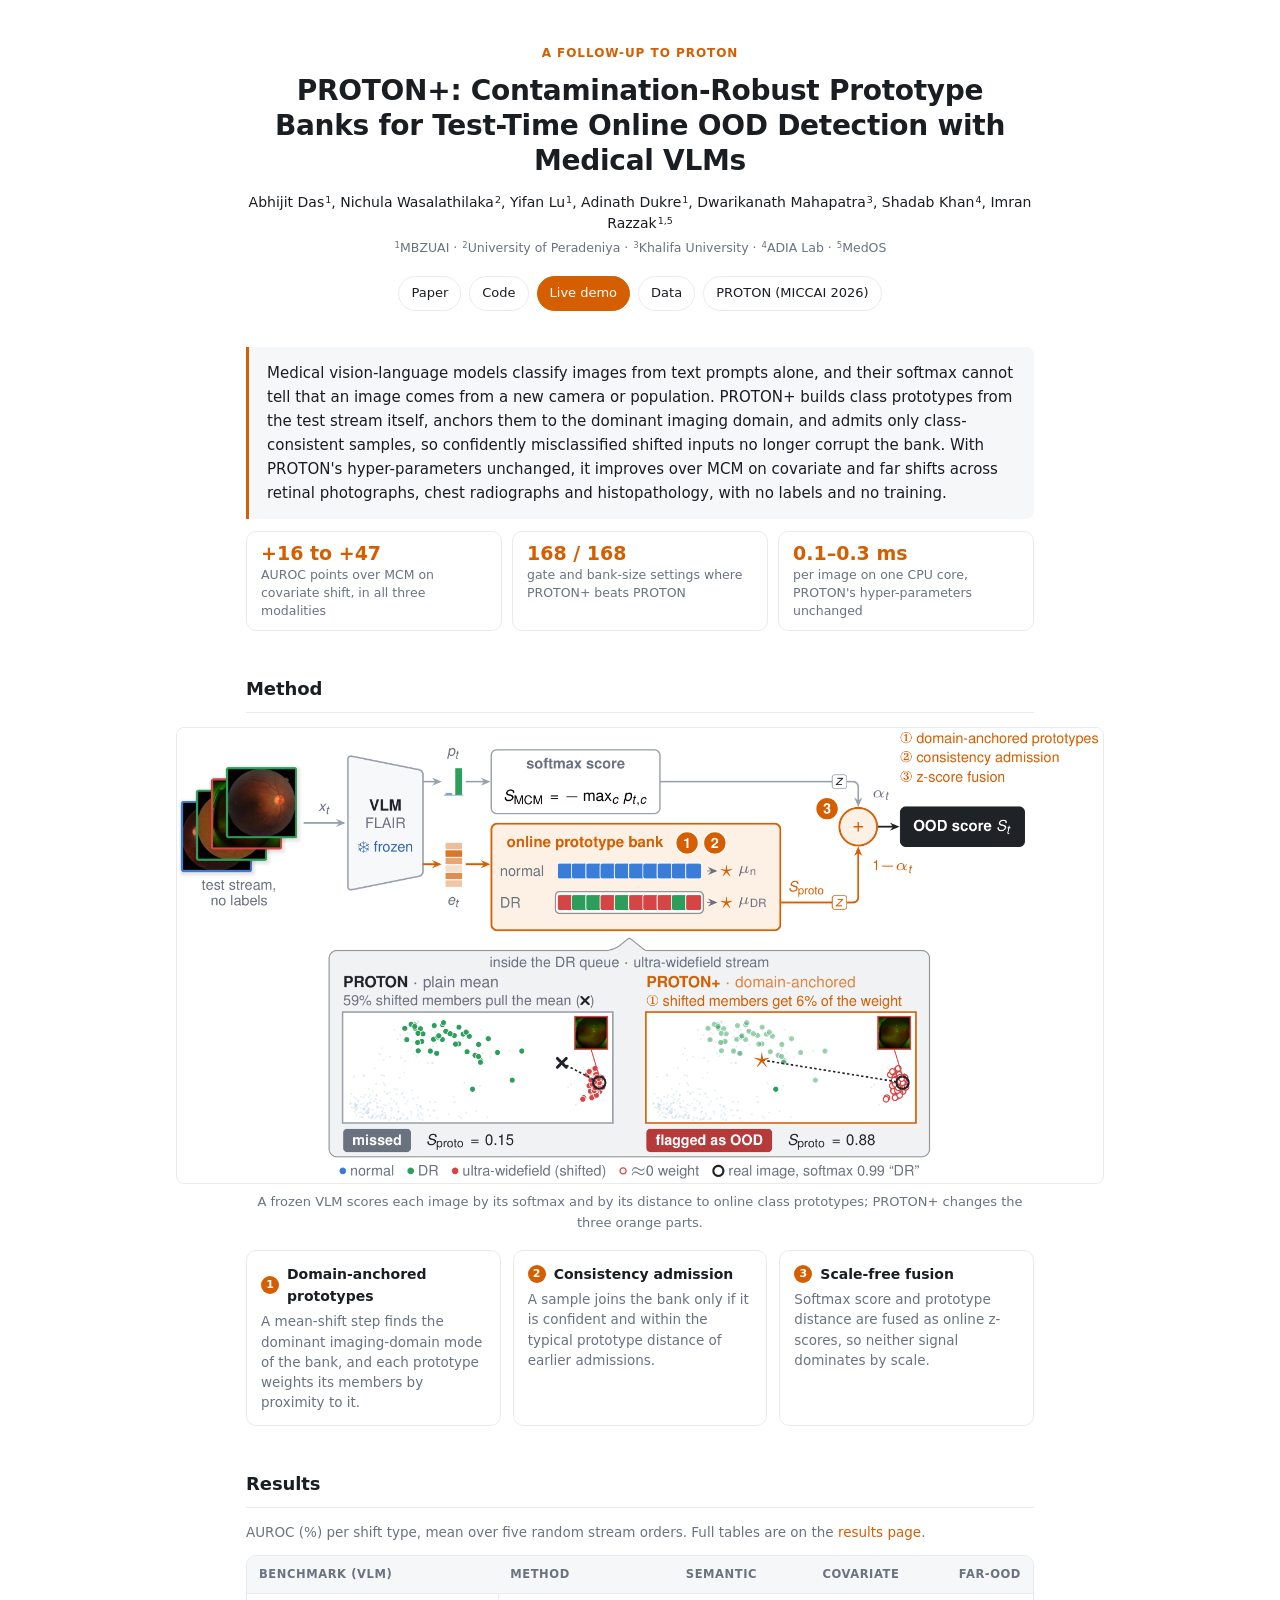
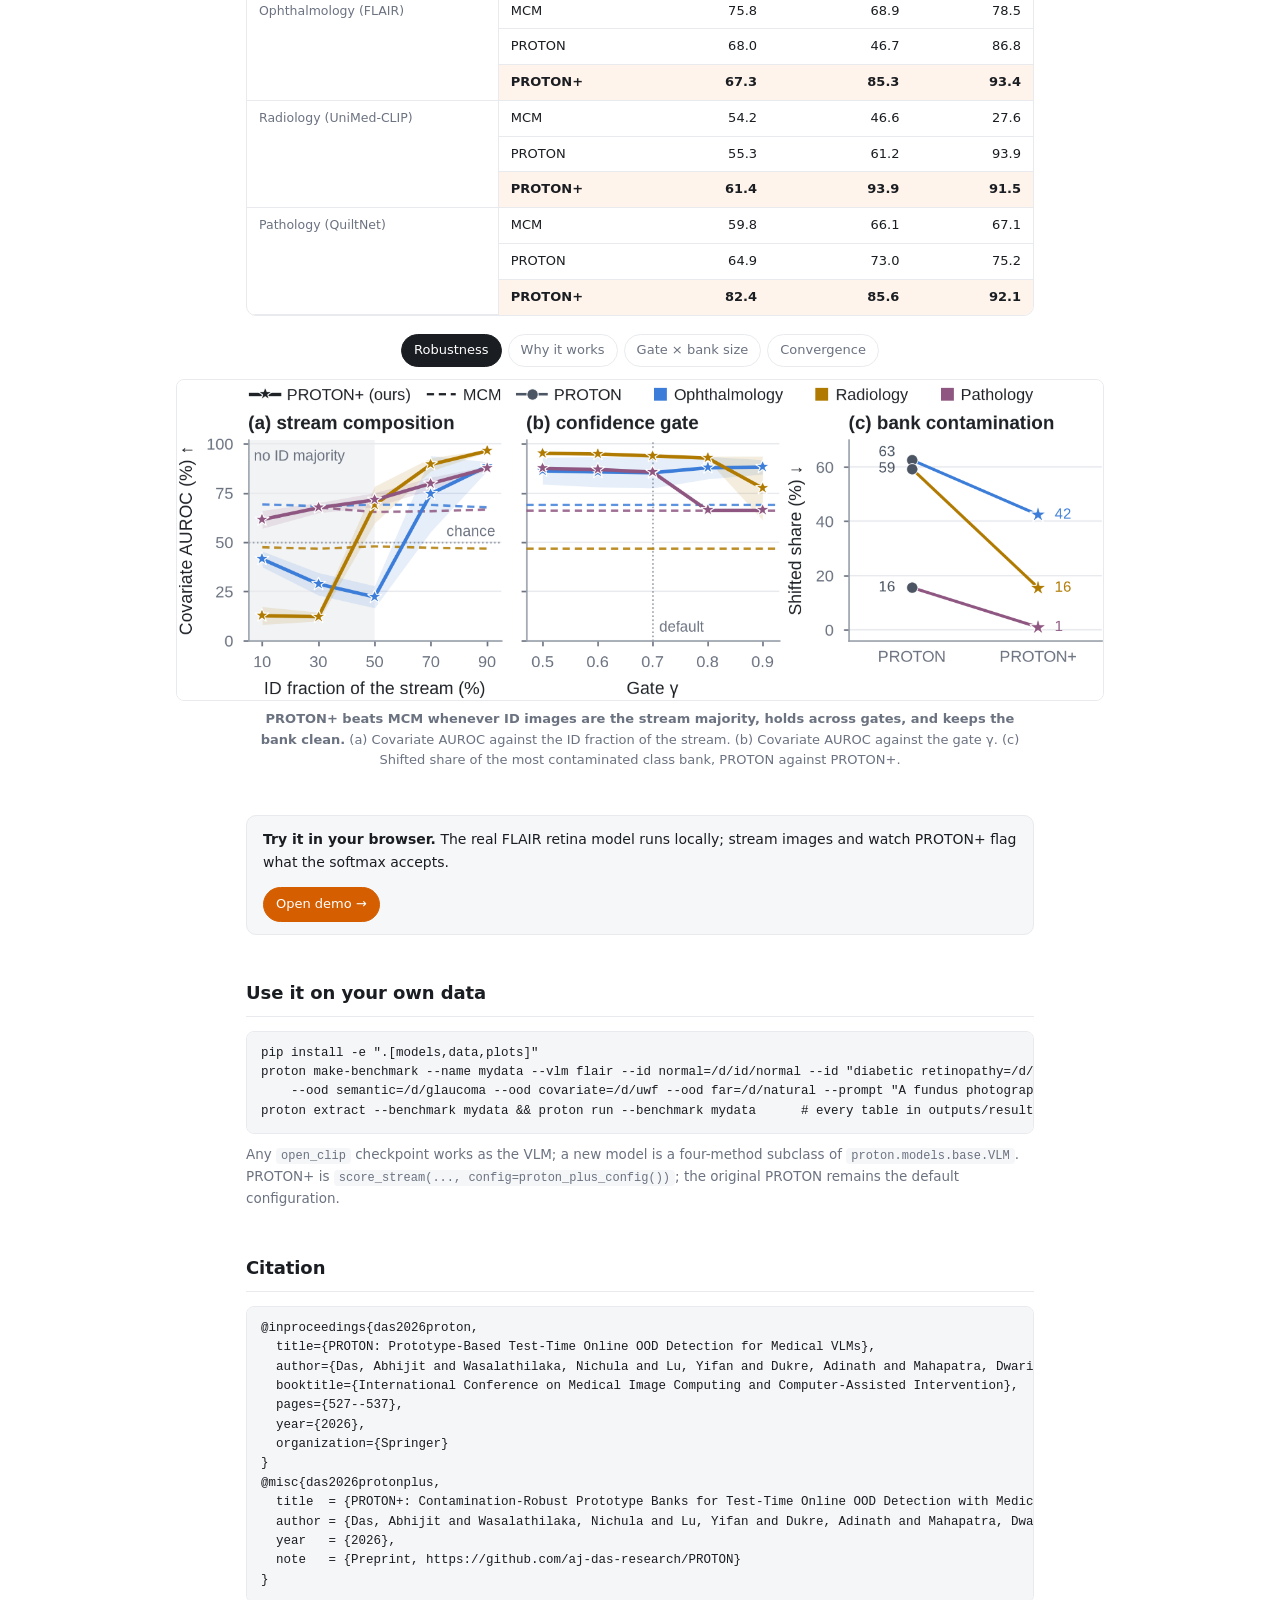
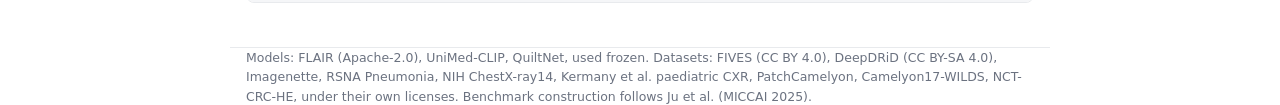
<file: docs/index.html>
<!doctype html>
<html lang="en">
<head>
<meta charset="utf-8"><meta name="viewport" content="width=device-width,initial-scale=1">
<title>PROTON+</title>
<meta name="description" content="PROTON+: contamination-robust prototype banks for test-time online out-of-distribution detection with medical vision-language models. Paper, code, benchmarks and a live browser demo.">
<link rel="stylesheet" href="style.css">
</head>
<body>

<header class="hero wrap">
  <p class="eyebrow">A follow-up to PROTON</p>
  <h1>PROTON+: Contamination-Robust Prototype Banks for Test-Time Online OOD Detection with Medical VLMs</h1>
  <p class="authors">Abhijit Das<sup>1</sup>, Nichula Wasalathilaka<sup>2</sup>, Yifan Lu<sup>1</sup>, Adinath Dukre<sup>1</sup>, Dwarikanath Mahapatra<sup>3</sup>, Shadab Khan<sup>4</sup>, Imran Razzak<sup>1,5</sup></p>
  <p class="affil"><sup>1</sup>MBZUAI · <sup>2</sup>University of Peradeniya · <sup>3</sup>Khalifa University · <sup>4</sup>ADIA Lab · <sup>5</sup>MedOS</p>
  <nav class="links">
    <a class="pill" href="protonplus.pdf">Paper</a>
    <a class="pill" href="https://github.com/aj-das-research/PROTON">Code</a>
    <a class="pill acc" href="demo/">Live demo</a>
    <a class="pill" href="https://huggingface.co/datasets/abhijit2k01/proton-benchmarks">Data</a>
    <a class="pill" href="https://arxiv.org/abs/2606.20913">PROTON (MICCAI 2026)</a>
  </nav>
</header>

<main class="wrap">

<section class="tldr">
  <p>Medical vision-language models classify images from text prompts alone, and their softmax cannot tell that an image comes from a new camera or population. PROTON+ builds class prototypes from the test stream itself, anchors them to the dominant imaging domain, and admits only class-consistent samples, so confidently misclassified shifted inputs no longer corrupt the bank. With PROTON's hyper-parameters unchanged, it improves over MCM on covariate and far shifts across retinal photographs, chest radiographs and histopathology, with no labels and no training.</p>
  <div class="stats">
    <div><b>+16 to +47</b><span>AUROC points over MCM on covariate shift, in all three modalities</span></div>
    <div><b>168 / 168</b><span>gate and bank-size settings where PROTON+ beats PROTON</span></div>
    <div><b>0.1–0.3 ms</b><span>per image on one CPU core, PROTON's hyper-parameters unchanged</span></div>
  </div>
</section>

<section>
  <h2>Method</h2>
  <figure class="wide">
    <img src="figures/fig2_method.png" alt="PROTON+ method overview">
    <figcaption>A frozen VLM scores each image by its softmax and by its distance to online class prototypes; PROTON+ changes the three orange parts.</figcaption>
  </figure>
  <div class="cards">
    <div class="card"><h3><span class="n">1</span>Domain-anchored prototypes</h3><p>A mean-shift step finds the dominant imaging-domain mode of the bank, and each prototype weights its members by proximity to it.</p></div>
    <div class="card"><h3><span class="n">2</span>Consistency admission</h3><p>A sample joins the bank only if it is confident and within the typical prototype distance of earlier admissions.</p></div>
    <div class="card"><h3><span class="n">3</span>Scale-free fusion</h3><p>Softmax score and prototype distance are fused as online z-scores, so neither signal dominates by scale.</p></div>
  </div>
</section>

<section>
  <h2>Results</h2>
  <p class="note">AUROC (%) per shift type, mean over five random stream orders. Full tables are on the <a href="results.html">results page</a>.</p>
  <div class="tablewrap" id="headline"></div>
  <div class="figtabs wide" id="figtabs">
    <div class="tabs" role="tablist" aria-label="Result figures">
      <button role="tab" aria-selected="true" data-k="0">Robustness</button>
      <button role="tab" aria-selected="false" data-k="1">Why it works</button>
      <button role="tab" aria-selected="false" data-k="2">Gate × bank size</button>
      <button role="tab" aria-selected="false" data-k="3">Convergence</button>
    </div>
    <figure role="tabpanel">
      <img src="figures/fig3_results.png" alt="ID-fraction sweep, gate sweep and bank contamination">
      <figcaption><b>PROTON+ beats MCM whenever ID images are the stream majority, holds across gates, and keeps the bank clean.</b> (a) Covariate AUROC against the ID fraction of the stream. (b) Covariate AUROC against the gate γ. (c) Shifted share of the most contaminated class bank, PROTON against PROTON+.</figcaption>
    </figure>
    <figure role="tabpanel" hidden>
      <img loading="lazy" src="figures/fig1_blind_spot.png" alt="Score overlap, MCM confidence against prototype distance, and t-SNE of the embeddings">
      <figcaption><b>Shifted inputs fall inside the ID range of the softmax score but form separate clusters in embedding space.</b> (a) Share of OOD MCM scores inside the ID range. (b) MCM confidence against the PROTON+ prototype distance on the covariate stream. (c) t-SNE of the image embeddings, one column per modality.</figcaption>
    </figure>
    <figure role="tabpanel" hidden>
      <img loading="lazy" src="figures/fig3b_gamma_M.png" alt="Change in covariate AUROC over MCM for every gate and bank size, PROTON and PROTON+">
      <figcaption><b>PROTON+ beats PROTON in all 168 gate and bank-size settings and stays above MCM in all but three.</b> Change in covariate AUROC over MCM for each gate γ and bank size M, with the defaults boxed.</figcaption>
    </figure>
    <figure role="tabpanel" hidden>
      <img loading="lazy" src="figures/fig3a_convergence.png" alt="Prototype convergence, drift per update and cosine of the contaminated bank to the clean class mean">
      <figcaption><b>Prototypes settle within thirty admissions in five of six banks, and PROTON+ keeps the most contaminated bank close to the clean class.</b> (a) Cosine to the final prototype. (b) Change per admission. (c) Cosine of the most contaminated bank to the clean class mean.</figcaption>
    </figure>
  </div>
</section>

<section class="callout">
  <p><b>Try it in your browser.</b> The real FLAIR retina model runs locally; stream images and watch PROTON+ flag what the softmax accepts.</p>
  <a class="pill acc" href="demo/">Open demo →</a>
</section>

<section>
  <h2>Use it on your own data</h2>
  <pre><code>pip install -e ".[models,data,plots]"
proton make-benchmark --name mydata --vlm flair --id normal=/d/id/normal --id "diabetic retinopathy=/d/id/dr" \
    --ood semantic=/d/glaucoma --ood covariate=/d/uwf --ood far=/d/natural --prompt "A fundus photograph of {}"
proton extract --benchmark mydata && proton run --benchmark mydata      # every table in outputs/results/mydata/</code></pre>
  <p class="note">Any <code>open_clip</code> checkpoint works as the VLM; a new model is a four-method subclass of <code>proton.models.base.VLM</code>. PROTON+ is <code>score_stream(..., config=proton_plus_config())</code>; the original PROTON remains the default configuration.</p>
</section>

<section>
  <h2>Citation</h2>
  <pre><code>@inproceedings{das2026proton,
  title={PROTON: Prototype-Based Test-Time Online OOD Detection for Medical VLMs},
  author={Das, Abhijit and Wasalathilaka, Nichula and Lu, Yifan and Dukre, Adinath and Mahapatra, Dwarikanath and Khan, Shadab and Razzak, Imran},
  booktitle={International Conference on Medical Image Computing and Computer-Assisted Intervention},
  pages={527--537},
  year={2026},
  organization={Springer}
}
@misc{das2026protonplus,
  title  = {PROTON+: Contamination-Robust Prototype Banks for Test-Time Online OOD Detection with Medical VLMs},
  author = {Das, Abhijit and Wasalathilaka, Nichula and Lu, Yifan and Dukre, Adinath and Mahapatra, Dwarikanath and Khan, Shadab and Razzak, Imran},
  year   = {2026},
  note   = {Preprint, https://github.com/aj-das-research/PROTON}
}</code></pre>
</section>

</main>

<footer class="wrap">
  Models: FLAIR (Apache-2.0), UniMed-CLIP, QuiltNet, used frozen. Datasets: FIVES (CC BY 4.0), DeepDRiD (CC BY-SA 4.0), Imagenette, RSNA Pneumonia, NIH ChestX-ray14, Kermany et al. paediatric CXR, PatchCamelyon, Camelyon17-WILDS, NCT-CRC-HE, under their own licenses. Benchmark construction follows Ju et al. (MICCAI 2025).
</footer>

<script>
fetch("headline.json").then(r => r.json()).then(d => {
  const sh = ["semantic", "covariate", "far"];
  let h = "<table><thead><tr><th>Benchmark (VLM)</th><th>Method</th><th>Semantic</th><th>Covariate</th><th>Far-OOD</th></tr></thead><tbody>";
  for (const b of Object.keys(d)) {
    const ms = Object.keys(d[b]);
    ms.forEach((m, i) => {
      h += `<tr class="${m === "PROTON+" ? "ours" : ""}${i === 0 ? " grp" : ""}">` + (i === 0 ? `<td rowspan="${ms.length}" class="bench">${b}</td>` : "") + `<td>${m}</td>` + sh.map(s => `<td class="num">${d[b][m][s].toFixed(1)}</td>`).join("") + "</tr>";
    });
  }
  document.getElementById("headline").innerHTML = h + "</tbody></table>";
}).catch(() => { document.getElementById("headline").innerHTML = "<p class='note'>Results table unavailable.</p>"; });
</script>
<script>
(() => { const box = document.getElementById("figtabs"); const btn = [...box.querySelectorAll("[role=tab]")], pan = [...box.querySelectorAll("[role=tabpanel]")];
  const show = (k) => { btn.forEach((b, i) => b.setAttribute("aria-selected", i === k)); pan.forEach((p, i) => p.hidden = i !== k); };
  btn.forEach((b, i) => { b.onclick = () => show(i); b.onkeydown = (e) => { const d = e.key === "ArrowRight" ? 1 : e.key === "ArrowLeft" ? -1 : 0; if (d) { const j = (i + d + btn.length) % btn.length; show(j); btn[j].focus(); } }; });
})();
</script>
</body>
</html>
</file>
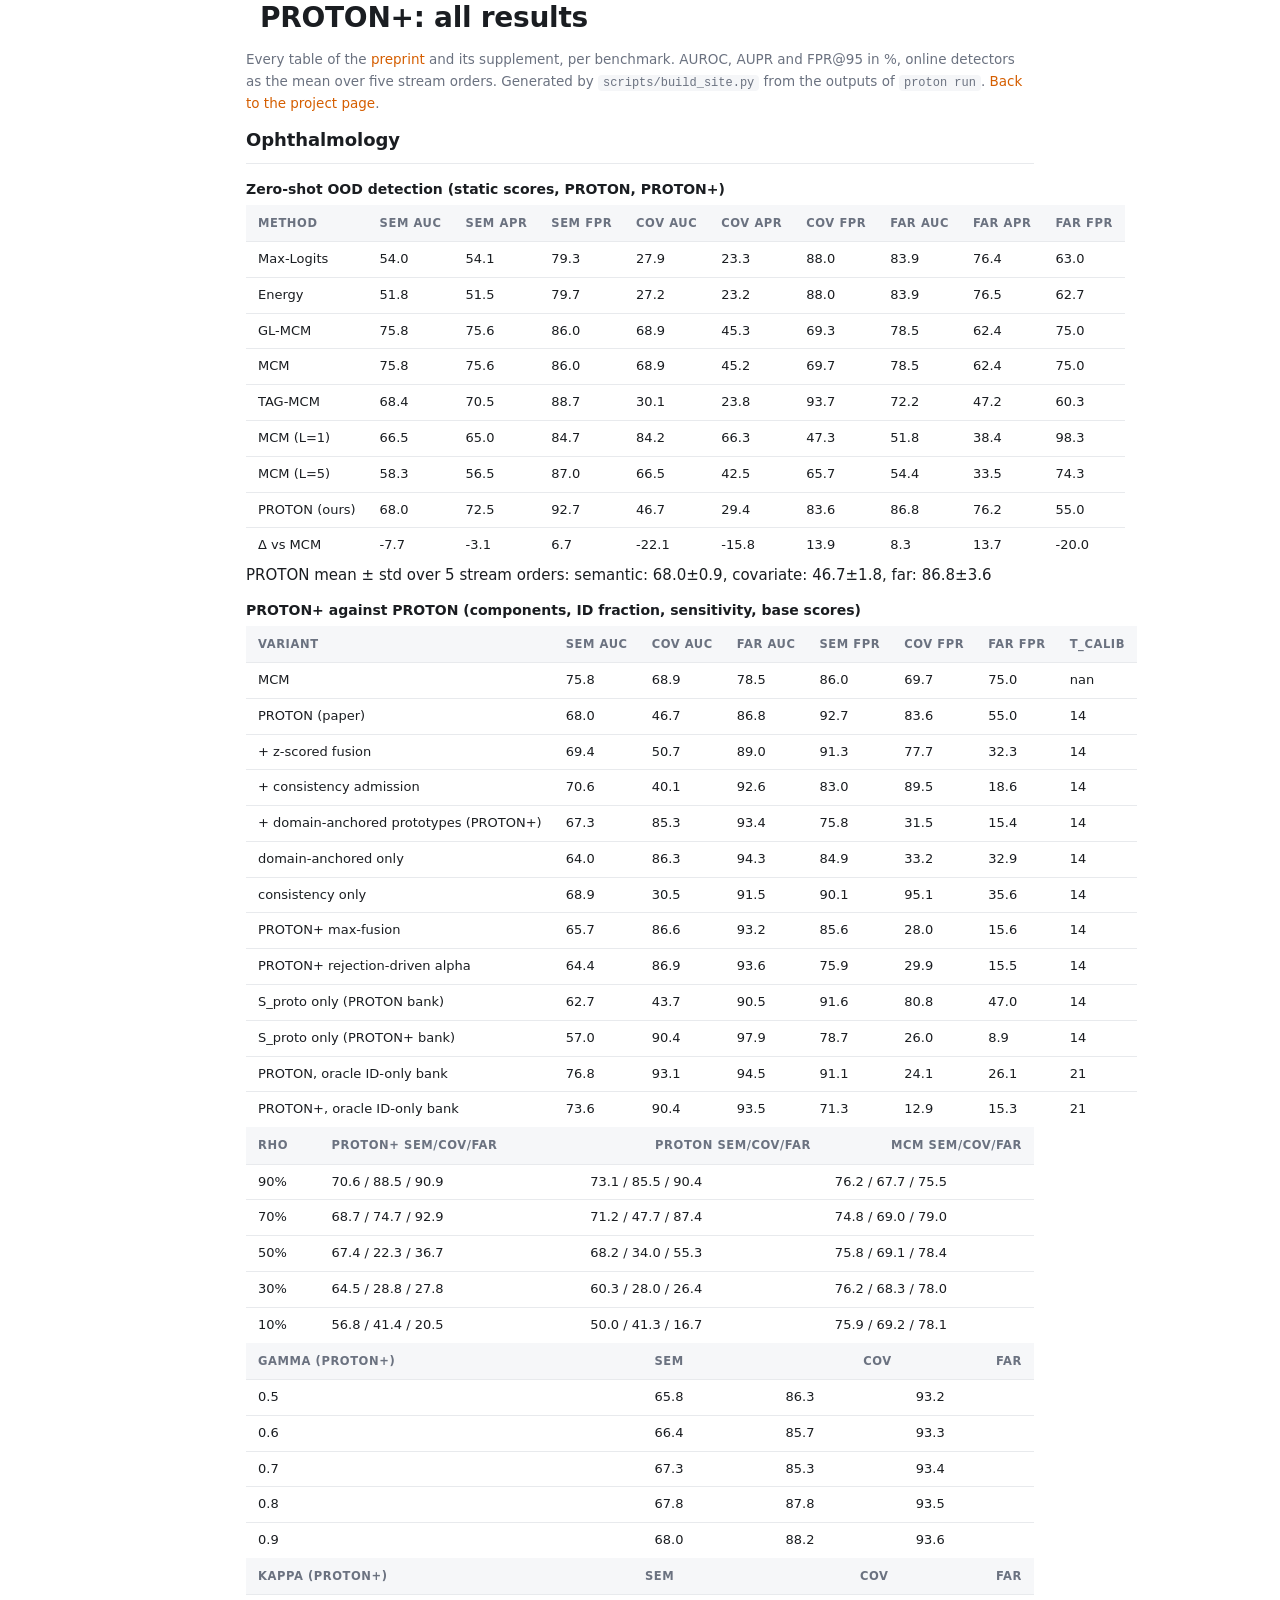
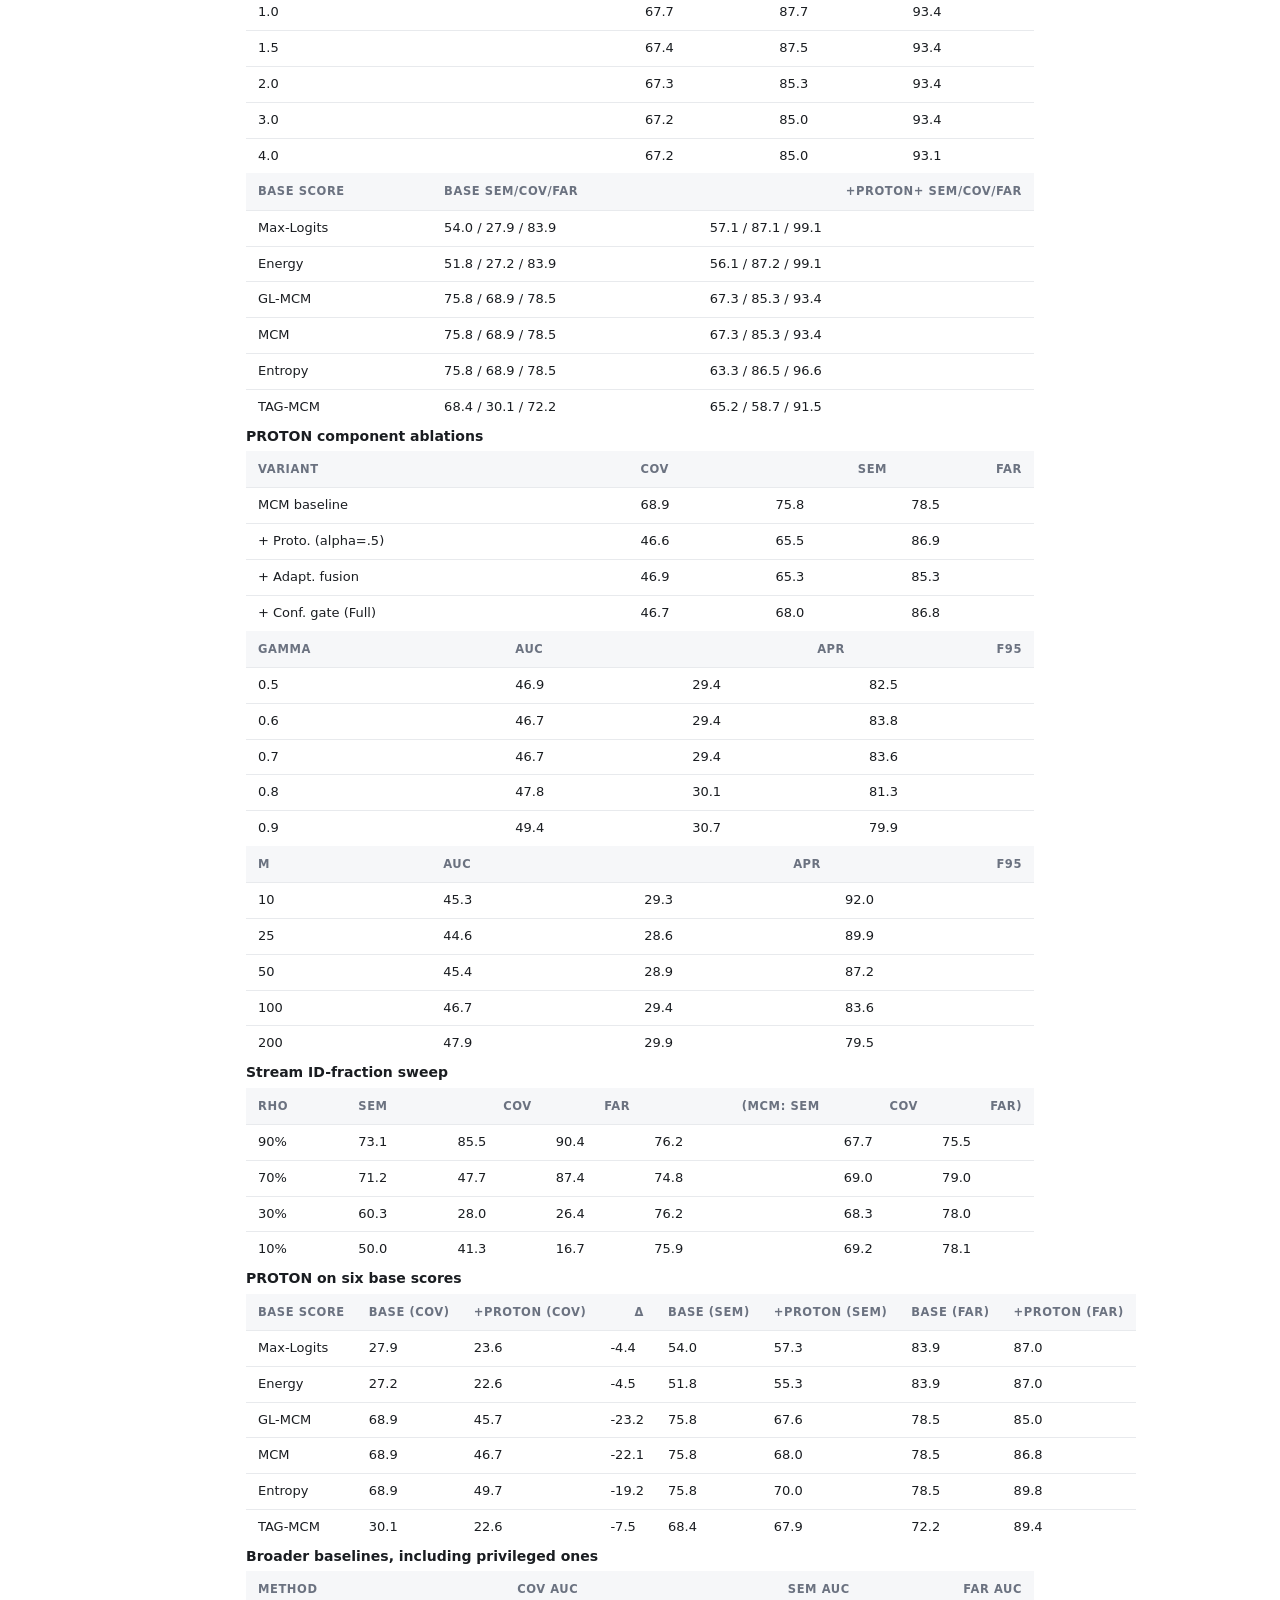
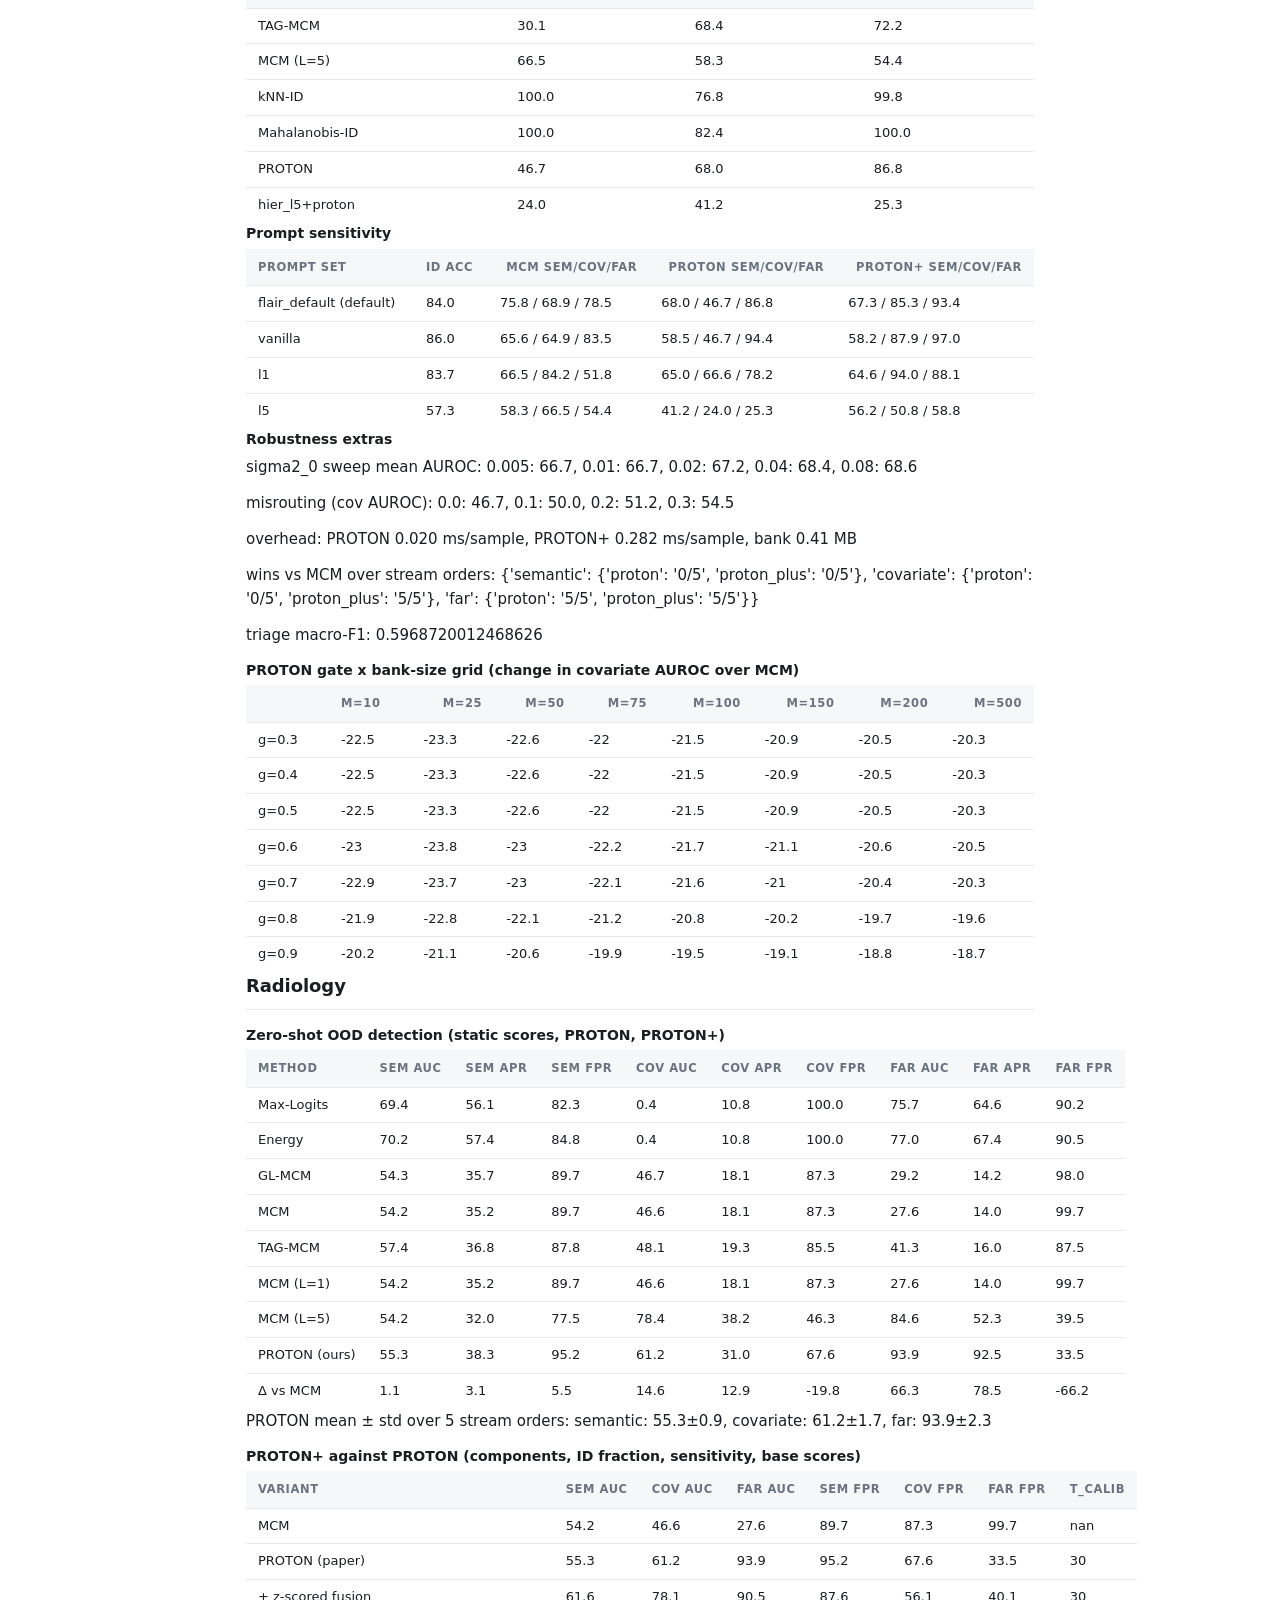
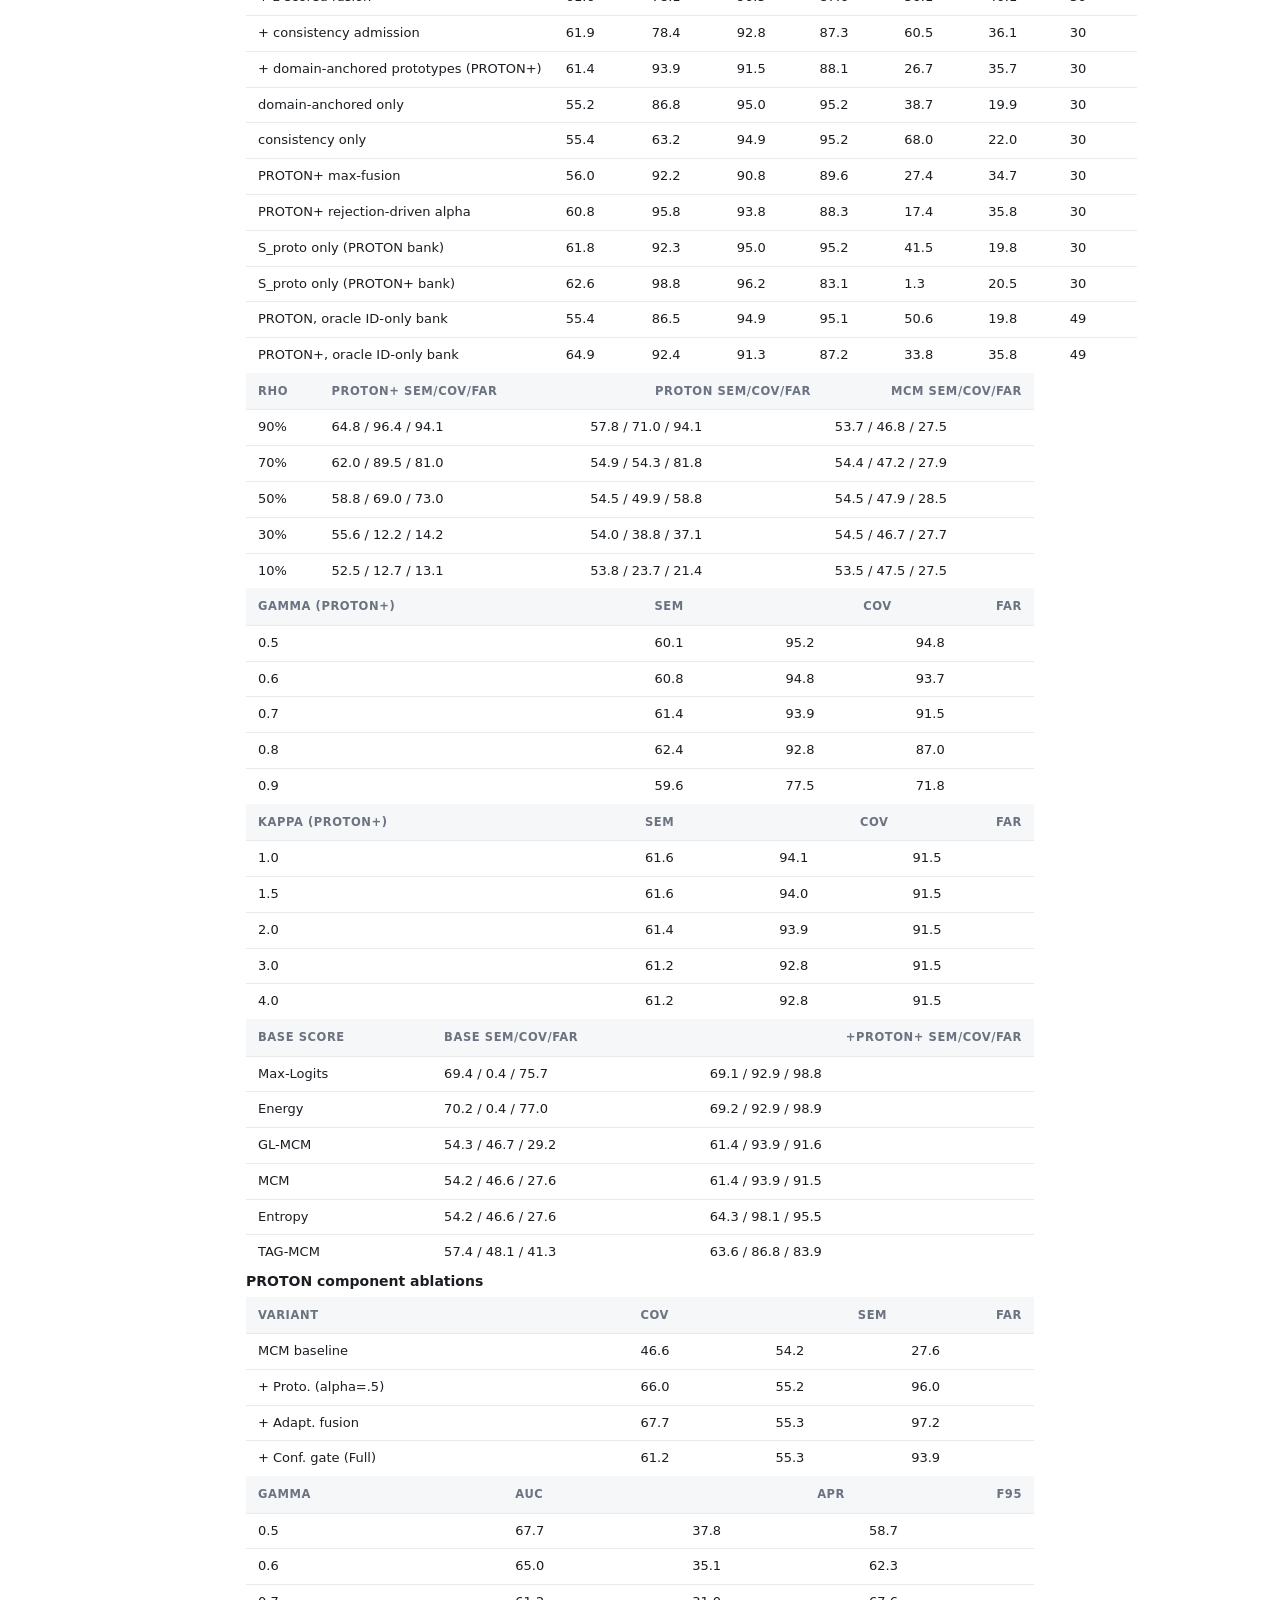
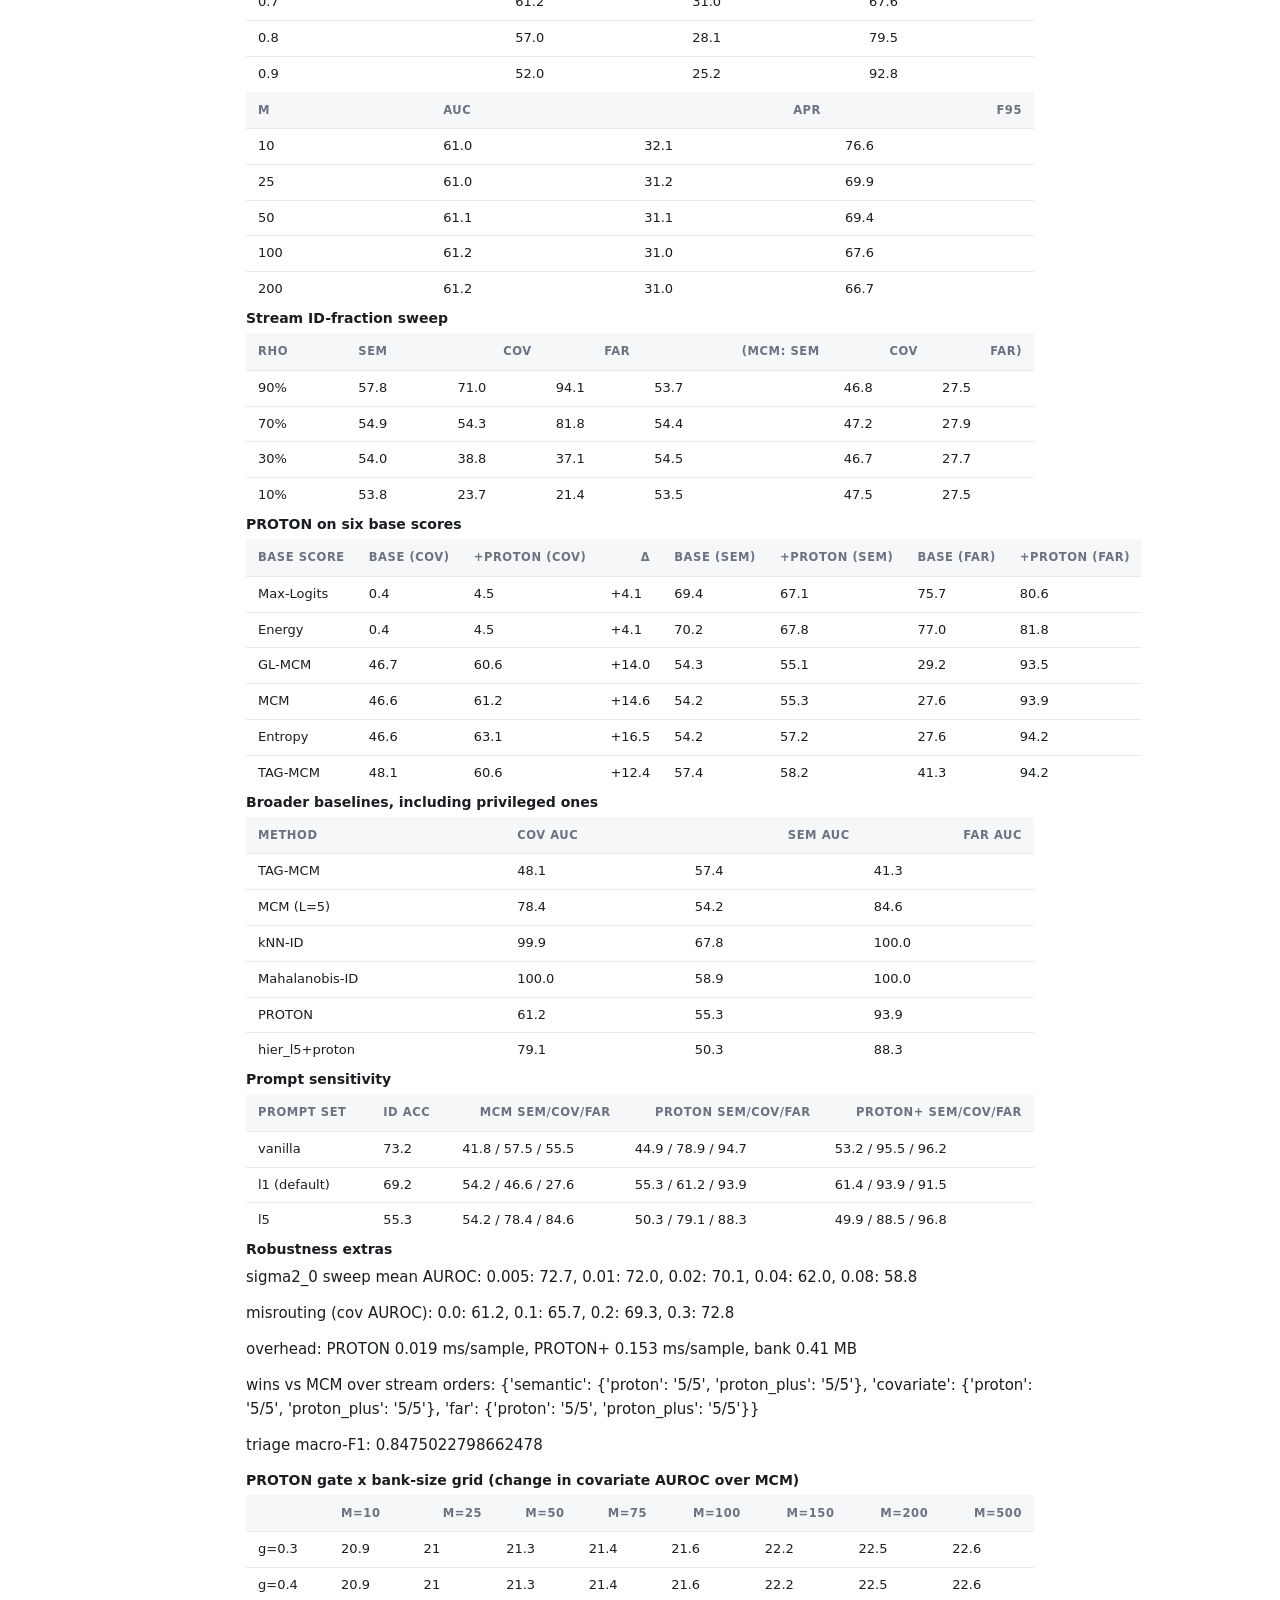
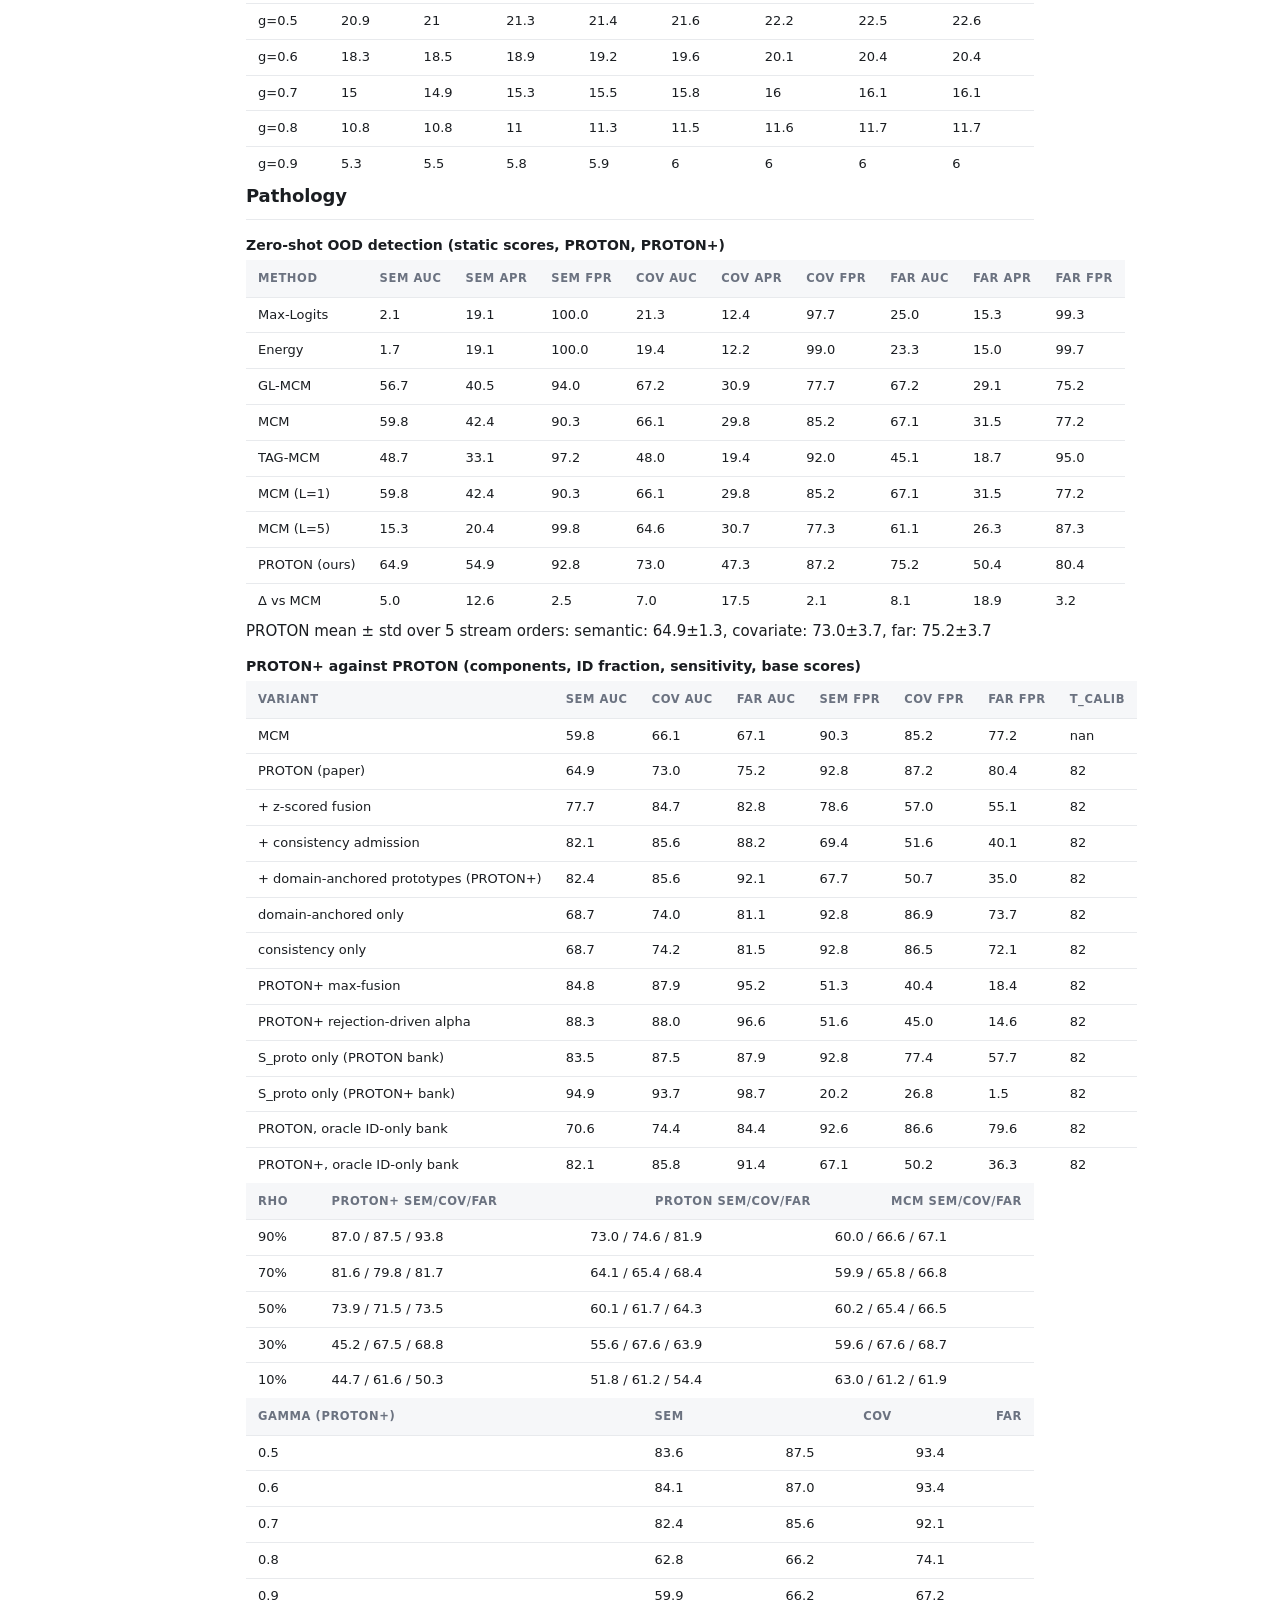
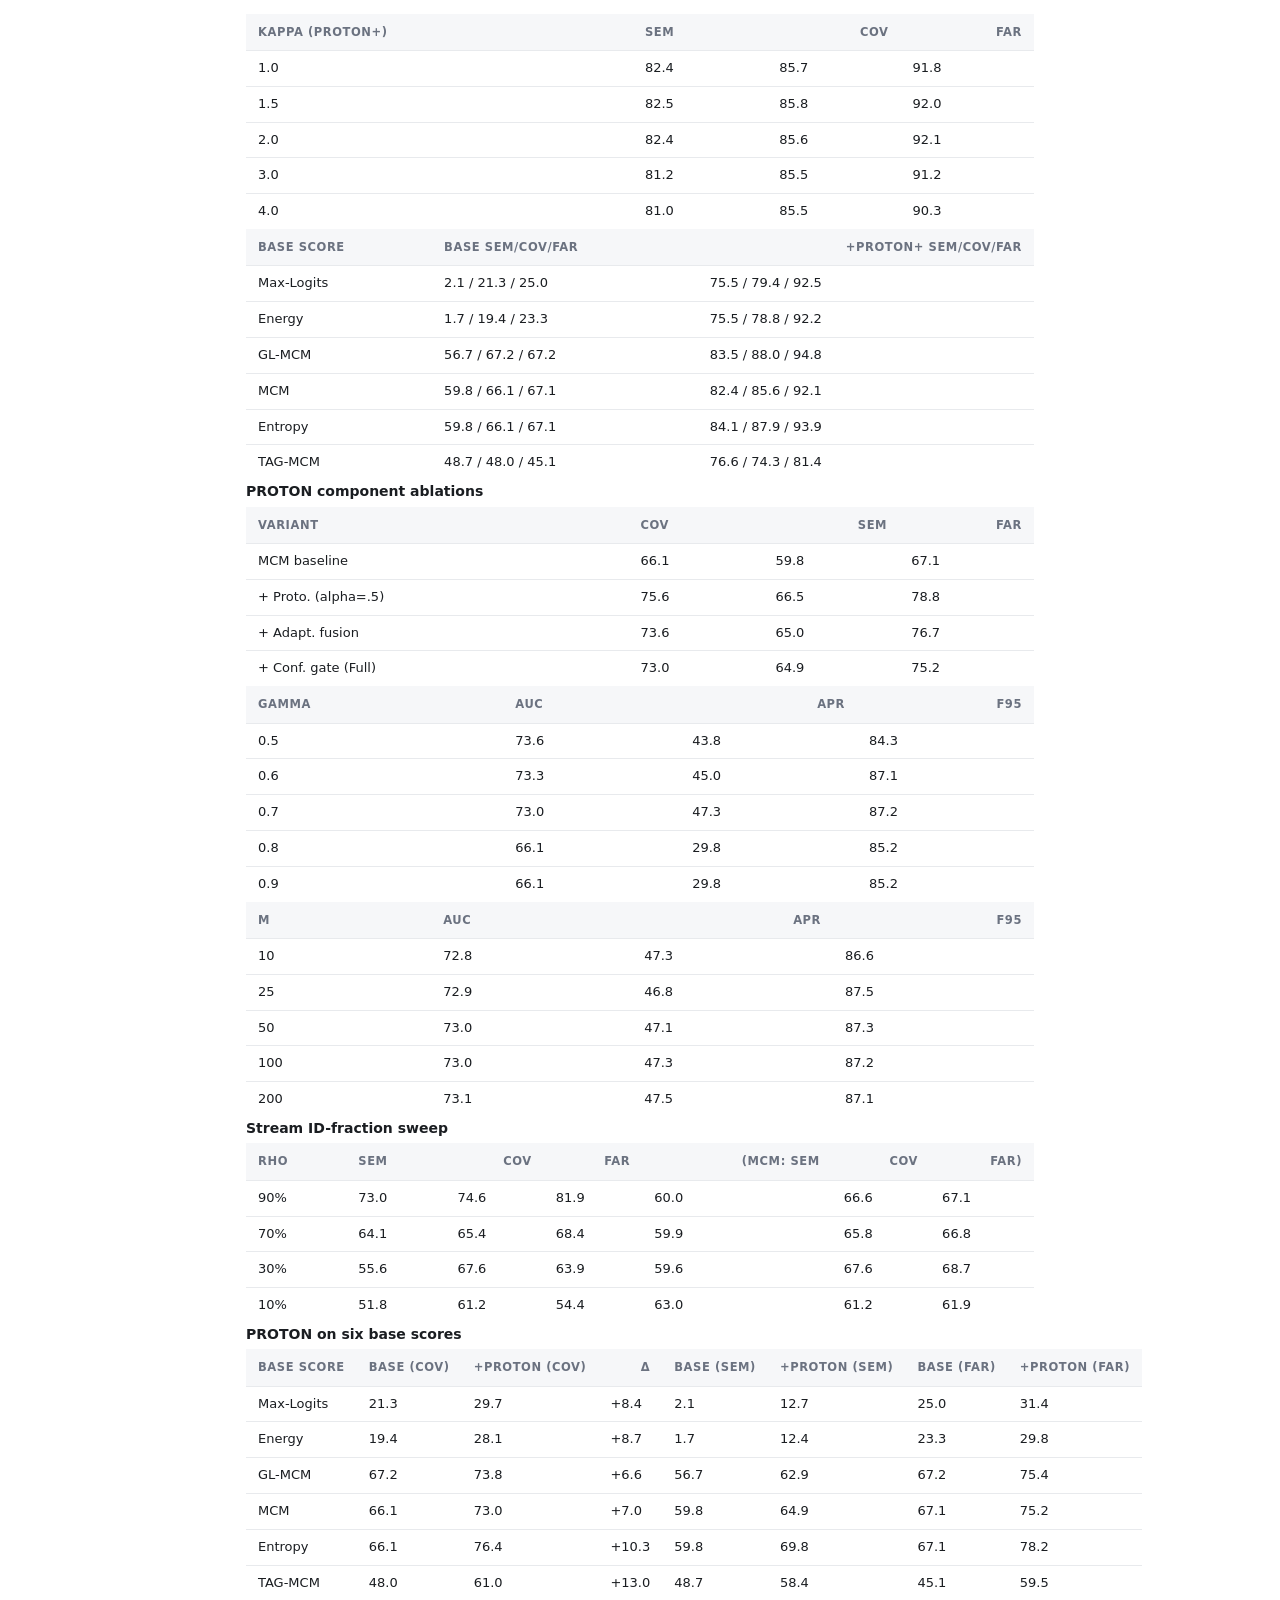
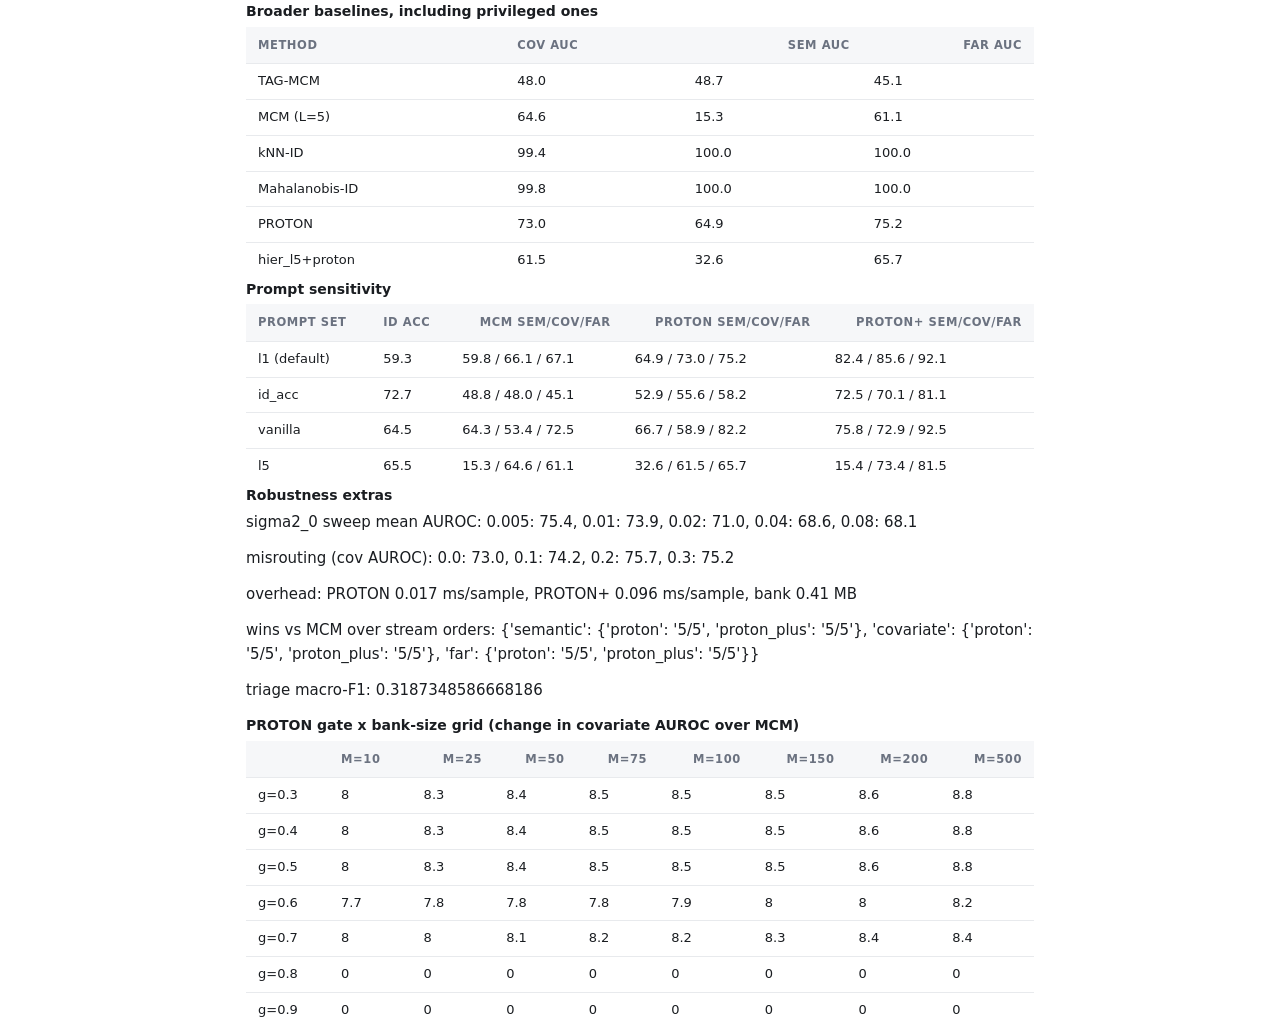
<file: docs/results.html>
<!doctype html><html lang='en'><head><meta charset='utf-8'><meta name='viewport' content='width=device-width,initial-scale=1'><title>PROTON results</title>
<link rel='stylesheet' href='style.css'></head><body><div class='wrap'><h1>PROTON+: all results</h1><p class='note'>Every table of the <a href='protonplus.pdf'>preprint</a> and its supplement, per benchmark. AUROC, AUPR and FPR@95 in %, online detectors as the mean over five stream orders. Generated by <code>scripts/build_site.py</code> from the outputs of <code>proton run</code>. <a href='./'>Back to the project page</a>.</p>
<h2 id='ophthalmology'>Ophthalmology</h2>
<h3>Zero-shot OOD detection (static scores, PROTON, PROTON+)</h3><table><thead><tr><th>Method</th><th>Sem AUC</th><th>Sem APR</th><th>Sem FPR</th><th>Cov AUC</th><th>Cov APR</th><th>Cov FPR</th><th>Far AUC</th><th>Far APR</th><th>Far FPR</th></tr></thead><tbody><tr><td>Max-Logits</td><td>54.0</td><td>54.1</td><td>79.3</td><td>27.9</td><td>23.3</td><td>88.0</td><td>83.9</td><td>76.4</td><td>63.0</td></tr><tr><td>Energy</td><td>51.8</td><td>51.5</td><td>79.7</td><td>27.2</td><td>23.2</td><td>88.0</td><td>83.9</td><td>76.5</td><td>62.7</td></tr><tr><td>GL-MCM</td><td>75.8</td><td>75.6</td><td>86.0</td><td>68.9</td><td>45.3</td><td>69.3</td><td>78.5</td><td>62.4</td><td>75.0</td></tr><tr><td>MCM</td><td>75.8</td><td>75.6</td><td>86.0</td><td>68.9</td><td>45.2</td><td>69.7</td><td>78.5</td><td>62.4</td><td>75.0</td></tr><tr><td>TAG-MCM</td><td>68.4</td><td>70.5</td><td>88.7</td><td>30.1</td><td>23.8</td><td>93.7</td><td>72.2</td><td>47.2</td><td>60.3</td></tr><tr><td>MCM (L=1)</td><td>66.5</td><td>65.0</td><td>84.7</td><td>84.2</td><td>66.3</td><td>47.3</td><td>51.8</td><td>38.4</td><td>98.3</td></tr><tr><td>MCM (L=5)</td><td>58.3</td><td>56.5</td><td>87.0</td><td>66.5</td><td>42.5</td><td>65.7</td><td>54.4</td><td>33.5</td><td>74.3</td></tr><tr><td>PROTON (ours)</td><td>68.0</td><td>72.5</td><td>92.7</td><td>46.7</td><td>29.4</td><td>83.6</td><td>86.8</td><td>76.2</td><td>55.0</td></tr><tr><td>Δ vs MCM</td><td>-7.7</td><td>-3.1</td><td>6.7</td><td>-22.1</td><td>-15.8</td><td>13.9</td><td>8.3</td><td>13.7</td><td>-20.0</td></tr></tbody></table>
<p>PROTON mean ± std over 5 stream orders: semantic: 68.0±0.9, covariate: 46.7±1.8, far: 86.8±3.6</p>
<h3>PROTON+ against PROTON (components, ID fraction, sensitivity, base scores)</h3><table><thead><tr><th>Variant</th><th>Sem AUC</th><th>Cov AUC</th><th>Far AUC</th><th>Sem FPR</th><th>Cov FPR</th><th>Far FPR</th><th>t_calib</th></tr></thead><tbody><tr><td>MCM</td><td>75.8</td><td>68.9</td><td>78.5</td><td>86.0</td><td>69.7</td><td>75.0</td><td>nan</td></tr><tr><td>PROTON (paper)</td><td>68.0</td><td>46.7</td><td>86.8</td><td>92.7</td><td>83.6</td><td>55.0</td><td>14</td></tr><tr><td>+ z-scored fusion</td><td>69.4</td><td>50.7</td><td>89.0</td><td>91.3</td><td>77.7</td><td>32.3</td><td>14</td></tr><tr><td>+ consistency admission</td><td>70.6</td><td>40.1</td><td>92.6</td><td>83.0</td><td>89.5</td><td>18.6</td><td>14</td></tr><tr><td>+ domain-anchored prototypes (PROTON+)</td><td>67.3</td><td>85.3</td><td>93.4</td><td>75.8</td><td>31.5</td><td>15.4</td><td>14</td></tr><tr><td>domain-anchored only</td><td>64.0</td><td>86.3</td><td>94.3</td><td>84.9</td><td>33.2</td><td>32.9</td><td>14</td></tr><tr><td>consistency only</td><td>68.9</td><td>30.5</td><td>91.5</td><td>90.1</td><td>95.1</td><td>35.6</td><td>14</td></tr><tr><td>PROTON+ max-fusion</td><td>65.7</td><td>86.6</td><td>93.2</td><td>85.6</td><td>28.0</td><td>15.6</td><td>14</td></tr><tr><td>PROTON+ rejection-driven alpha</td><td>64.4</td><td>86.9</td><td>93.6</td><td>75.9</td><td>29.9</td><td>15.5</td><td>14</td></tr><tr><td>S_proto only (PROTON bank)</td><td>62.7</td><td>43.7</td><td>90.5</td><td>91.6</td><td>80.8</td><td>47.0</td><td>14</td></tr><tr><td>S_proto only (PROTON+ bank)</td><td>57.0</td><td>90.4</td><td>97.9</td><td>78.7</td><td>26.0</td><td>8.9</td><td>14</td></tr><tr><td>PROTON, oracle ID-only bank</td><td>76.8</td><td>93.1</td><td>94.5</td><td>91.1</td><td>24.1</td><td>26.1</td><td>21</td></tr><tr><td>PROTON+, oracle ID-only bank</td><td>73.6</td><td>90.4</td><td>93.5</td><td>71.3</td><td>12.9</td><td>15.3</td><td>21</td></tr></tbody></table>
<table><thead><tr><th>rho</th><th>PROTON+ Sem/Cov/Far</th><th>PROTON Sem/Cov/Far</th><th>MCM Sem/Cov/Far</th></tr></thead><tbody><tr><td>90%</td><td>70.6 / 88.5 / 90.9</td><td>73.1 / 85.5 / 90.4</td><td>76.2 / 67.7 / 75.5</td></tr><tr><td>70%</td><td>68.7 / 74.7 / 92.9</td><td>71.2 / 47.7 / 87.4</td><td>74.8 / 69.0 / 79.0</td></tr><tr><td>50%</td><td>67.4 / 22.3 / 36.7</td><td>68.2 / 34.0 / 55.3</td><td>75.8 / 69.1 / 78.4</td></tr><tr><td>30%</td><td>64.5 / 28.8 / 27.8</td><td>60.3 / 28.0 / 26.4</td><td>76.2 / 68.3 / 78.0</td></tr><tr><td>10%</td><td>56.8 / 41.4 / 20.5</td><td>50.0 / 41.3 / 16.7</td><td>75.9 / 69.2 / 78.1</td></tr></tbody></table>
<table><thead><tr><th>gamma (PROTON+)</th><th>Sem</th><th>Cov</th><th>Far</th></tr></thead><tbody><tr><td>0.5</td><td>65.8</td><td>86.3</td><td>93.2</td></tr><tr><td>0.6</td><td>66.4</td><td>85.7</td><td>93.3</td></tr><tr><td>0.7</td><td>67.3</td><td>85.3</td><td>93.4</td></tr><tr><td>0.8</td><td>67.8</td><td>87.8</td><td>93.5</td></tr><tr><td>0.9</td><td>68.0</td><td>88.2</td><td>93.6</td></tr></tbody></table>
<table><thead><tr><th>kappa (PROTON+)</th><th>Sem</th><th>Cov</th><th>Far</th></tr></thead><tbody><tr><td>1.0</td><td>67.7</td><td>87.7</td><td>93.4</td></tr><tr><td>1.5</td><td>67.4</td><td>87.5</td><td>93.4</td></tr><tr><td>2.0</td><td>67.3</td><td>85.3</td><td>93.4</td></tr><tr><td>3.0</td><td>67.2</td><td>85.0</td><td>93.4</td></tr><tr><td>4.0</td><td>67.2</td><td>85.0</td><td>93.1</td></tr></tbody></table>
<table><thead><tr><th>Base score</th><th>Base Sem/Cov/Far</th><th>+PROTON+ Sem/Cov/Far</th></tr></thead><tbody><tr><td>Max-Logits</td><td>54.0 / 27.9 / 83.9</td><td>57.1 / 87.1 / 99.1</td></tr><tr><td>Energy</td><td>51.8 / 27.2 / 83.9</td><td>56.1 / 87.2 / 99.1</td></tr><tr><td>GL-MCM</td><td>75.8 / 68.9 / 78.5</td><td>67.3 / 85.3 / 93.4</td></tr><tr><td>MCM</td><td>75.8 / 68.9 / 78.5</td><td>67.3 / 85.3 / 93.4</td></tr><tr><td>Entropy</td><td>75.8 / 68.9 / 78.5</td><td>63.3 / 86.5 / 96.6</td></tr><tr><td>TAG-MCM</td><td>68.4 / 30.1 / 72.2</td><td>65.2 / 58.7 / 91.5</td></tr></tbody></table>
<h3>PROTON component ablations</h3><table><thead><tr><th>Variant</th><th>Cov</th><th>Sem</th><th>Far</th></tr></thead><tbody><tr><td>MCM baseline</td><td>68.9</td><td>75.8</td><td>78.5</td></tr><tr><td>+ Proto. (alpha=.5)</td><td>46.6</td><td>65.5</td><td>86.9</td></tr><tr><td>+ Adapt. fusion</td><td>46.9</td><td>65.3</td><td>85.3</td></tr><tr><td>+ Conf. gate (Full)</td><td>46.7</td><td>68.0</td><td>86.8</td></tr></tbody></table>
<table><thead><tr><th>gamma</th><th>AUC</th><th>APR</th><th>F95</th></tr></thead><tbody><tr><td>0.5</td><td>46.9</td><td>29.4</td><td>82.5</td></tr><tr><td>0.6</td><td>46.7</td><td>29.4</td><td>83.8</td></tr><tr><td>0.7</td><td>46.7</td><td>29.4</td><td>83.6</td></tr><tr><td>0.8</td><td>47.8</td><td>30.1</td><td>81.3</td></tr><tr><td>0.9</td><td>49.4</td><td>30.7</td><td>79.9</td></tr></tbody></table>
<table><thead><tr><th>M</th><th>AUC</th><th>APR</th><th>F95</th></tr></thead><tbody><tr><td>10</td><td>45.3</td><td>29.3</td><td>92.0</td></tr><tr><td>25</td><td>44.6</td><td>28.6</td><td>89.9</td></tr><tr><td>50</td><td>45.4</td><td>28.9</td><td>87.2</td></tr><tr><td>100</td><td>46.7</td><td>29.4</td><td>83.6</td></tr><tr><td>200</td><td>47.9</td><td>29.9</td><td>79.5</td></tr></tbody></table>
<h3>Stream ID-fraction sweep</h3><table><thead><tr><th>rho</th><th>Sem</th><th>Cov</th><th>Far</th><th>(MCM: Sem</th><th>Cov</th><th>Far)</th></tr></thead><tbody><tr><td>90%</td><td>73.1</td><td>85.5</td><td>90.4</td><td>76.2</td><td>67.7</td><td>75.5</td></tr><tr><td>70%</td><td>71.2</td><td>47.7</td><td>87.4</td><td>74.8</td><td>69.0</td><td>79.0</td></tr><tr><td>30%</td><td>60.3</td><td>28.0</td><td>26.4</td><td>76.2</td><td>68.3</td><td>78.0</td></tr><tr><td>10%</td><td>50.0</td><td>41.3</td><td>16.7</td><td>75.9</td><td>69.2</td><td>78.1</td></tr></tbody></table>
<h3>PROTON on six base scores</h3><table><thead><tr><th>Base score</th><th>Base (Cov)</th><th>+PROTON (Cov)</th><th>Δ</th><th>Base (Sem)</th><th>+PROTON (Sem)</th><th>Base (Far)</th><th>+PROTON (Far)</th></tr></thead><tbody><tr><td>Max-Logits</td><td>27.9</td><td>23.6</td><td>-4.4</td><td>54.0</td><td>57.3</td><td>83.9</td><td>87.0</td></tr><tr><td>Energy</td><td>27.2</td><td>22.6</td><td>-4.5</td><td>51.8</td><td>55.3</td><td>83.9</td><td>87.0</td></tr><tr><td>GL-MCM</td><td>68.9</td><td>45.7</td><td>-23.2</td><td>75.8</td><td>67.6</td><td>78.5</td><td>85.0</td></tr><tr><td>MCM</td><td>68.9</td><td>46.7</td><td>-22.1</td><td>75.8</td><td>68.0</td><td>78.5</td><td>86.8</td></tr><tr><td>Entropy</td><td>68.9</td><td>49.7</td><td>-19.2</td><td>75.8</td><td>70.0</td><td>78.5</td><td>89.8</td></tr><tr><td>TAG-MCM</td><td>30.1</td><td>22.6</td><td>-7.5</td><td>68.4</td><td>67.9</td><td>72.2</td><td>89.4</td></tr></tbody></table>
<h3>Broader baselines, including privileged ones</h3><table><thead><tr><th>Method</th><th>Cov AUC</th><th>Sem AUC</th><th>Far AUC</th></tr></thead><tbody><tr><td>TAG-MCM</td><td>30.1</td><td>68.4</td><td>72.2</td></tr><tr><td>MCM (L=5)</td><td>66.5</td><td>58.3</td><td>54.4</td></tr><tr><td>kNN-ID</td><td>100.0</td><td>76.8</td><td>99.8</td></tr><tr><td>Mahalanobis-ID</td><td>100.0</td><td>82.4</td><td>100.0</td></tr><tr><td>PROTON</td><td>46.7</td><td>68.0</td><td>86.8</td></tr><tr><td>hier_l5+proton</td><td>24.0</td><td>41.2</td><td>25.3</td></tr></tbody></table>
<h3>Prompt sensitivity</h3><table><thead><tr><th>Prompt set</th><th>ID acc</th><th>MCM Sem/Cov/Far</th><th>PROTON Sem/Cov/Far</th><th>PROTON+ Sem/Cov/Far</th></tr></thead><tbody><tr><td>flair_default (default)</td><td>84.0</td><td>75.8 / 68.9 / 78.5</td><td>68.0 / 46.7 / 86.8</td><td>67.3 / 85.3 / 93.4</td></tr><tr><td>vanilla</td><td>86.0</td><td>65.6 / 64.9 / 83.5</td><td>58.5 / 46.7 / 94.4</td><td>58.2 / 87.9 / 97.0</td></tr><tr><td>l1</td><td>83.7</td><td>66.5 / 84.2 / 51.8</td><td>65.0 / 66.6 / 78.2</td><td>64.6 / 94.0 / 88.1</td></tr><tr><td>l5</td><td>57.3</td><td>58.3 / 66.5 / 54.4</td><td>41.2 / 24.0 / 25.3</td><td>56.2 / 50.8 / 58.8</td></tr></tbody></table>
<h3>Robustness extras</h3><p>sigma2_0 sweep mean AUROC: 0.005: 66.7, 0.01: 66.7, 0.02: 67.2, 0.04: 68.4, 0.08: 68.6</p>
<p>misrouting (cov AUROC): 0.0: 46.7, 0.1: 50.0, 0.2: 51.2, 0.3: 54.5</p>
<p>overhead: PROTON 0.020 ms/sample, PROTON+ 0.282 ms/sample, bank 0.41 MB</p>
<p>wins vs MCM over stream orders: {&#x27;semantic&#x27;: {&#x27;proton&#x27;: &#x27;0/5&#x27;, &#x27;proton_plus&#x27;: &#x27;0/5&#x27;}, &#x27;covariate&#x27;: {&#x27;proton&#x27;: &#x27;0/5&#x27;, &#x27;proton_plus&#x27;: &#x27;5/5&#x27;}, &#x27;far&#x27;: {&#x27;proton&#x27;: &#x27;5/5&#x27;, &#x27;proton_plus&#x27;: &#x27;5/5&#x27;}}</p>
<p>triage macro-F1: 0.5968720012468626</p>
<h3>PROTON gate x bank-size grid (change in covariate AUROC over MCM)</h3><table><thead><tr><th></th><th>M=10</th><th>M=25</th><th>M=50</th><th>M=75</th><th>M=100</th><th>M=150</th><th>M=200</th><th>M=500</th></tr></thead><tbody><tr><td>g=0.3</td><td>-22.5</td><td>-23.3</td><td>-22.6</td><td>-22</td><td>-21.5</td><td>-20.9</td><td>-20.5</td><td>-20.3</td></tr><tr><td>g=0.4</td><td>-22.5</td><td>-23.3</td><td>-22.6</td><td>-22</td><td>-21.5</td><td>-20.9</td><td>-20.5</td><td>-20.3</td></tr><tr><td>g=0.5</td><td>-22.5</td><td>-23.3</td><td>-22.6</td><td>-22</td><td>-21.5</td><td>-20.9</td><td>-20.5</td><td>-20.3</td></tr><tr><td>g=0.6</td><td>-23</td><td>-23.8</td><td>-23</td><td>-22.2</td><td>-21.7</td><td>-21.1</td><td>-20.6</td><td>-20.5</td></tr><tr><td>g=0.7</td><td>-22.9</td><td>-23.7</td><td>-23</td><td>-22.1</td><td>-21.6</td><td>-21</td><td>-20.4</td><td>-20.3</td></tr><tr><td>g=0.8</td><td>-21.9</td><td>-22.8</td><td>-22.1</td><td>-21.2</td><td>-20.8</td><td>-20.2</td><td>-19.7</td><td>-19.6</td></tr><tr><td>g=0.9</td><td>-20.2</td><td>-21.1</td><td>-20.6</td><td>-19.9</td><td>-19.5</td><td>-19.1</td><td>-18.8</td><td>-18.7</td></tr></tbody></table>
<h2 id='radiology'>Radiology</h2>
<h3>Zero-shot OOD detection (static scores, PROTON, PROTON+)</h3><table><thead><tr><th>Method</th><th>Sem AUC</th><th>Sem APR</th><th>Sem FPR</th><th>Cov AUC</th><th>Cov APR</th><th>Cov FPR</th><th>Far AUC</th><th>Far APR</th><th>Far FPR</th></tr></thead><tbody><tr><td>Max-Logits</td><td>69.4</td><td>56.1</td><td>82.3</td><td>0.4</td><td>10.8</td><td>100.0</td><td>75.7</td><td>64.6</td><td>90.2</td></tr><tr><td>Energy</td><td>70.2</td><td>57.4</td><td>84.8</td><td>0.4</td><td>10.8</td><td>100.0</td><td>77.0</td><td>67.4</td><td>90.5</td></tr><tr><td>GL-MCM</td><td>54.3</td><td>35.7</td><td>89.7</td><td>46.7</td><td>18.1</td><td>87.3</td><td>29.2</td><td>14.2</td><td>98.0</td></tr><tr><td>MCM</td><td>54.2</td><td>35.2</td><td>89.7</td><td>46.6</td><td>18.1</td><td>87.3</td><td>27.6</td><td>14.0</td><td>99.7</td></tr><tr><td>TAG-MCM</td><td>57.4</td><td>36.8</td><td>87.8</td><td>48.1</td><td>19.3</td><td>85.5</td><td>41.3</td><td>16.0</td><td>87.5</td></tr><tr><td>MCM (L=1)</td><td>54.2</td><td>35.2</td><td>89.7</td><td>46.6</td><td>18.1</td><td>87.3</td><td>27.6</td><td>14.0</td><td>99.7</td></tr><tr><td>MCM (L=5)</td><td>54.2</td><td>32.0</td><td>77.5</td><td>78.4</td><td>38.2</td><td>46.3</td><td>84.6</td><td>52.3</td><td>39.5</td></tr><tr><td>PROTON (ours)</td><td>55.3</td><td>38.3</td><td>95.2</td><td>61.2</td><td>31.0</td><td>67.6</td><td>93.9</td><td>92.5</td><td>33.5</td></tr><tr><td>Δ vs MCM</td><td>1.1</td><td>3.1</td><td>5.5</td><td>14.6</td><td>12.9</td><td>-19.8</td><td>66.3</td><td>78.5</td><td>-66.2</td></tr></tbody></table>
<p>PROTON mean ± std over 5 stream orders: semantic: 55.3±0.9, covariate: 61.2±1.7, far: 93.9±2.3</p>
<h3>PROTON+ against PROTON (components, ID fraction, sensitivity, base scores)</h3><table><thead><tr><th>Variant</th><th>Sem AUC</th><th>Cov AUC</th><th>Far AUC</th><th>Sem FPR</th><th>Cov FPR</th><th>Far FPR</th><th>t_calib</th></tr></thead><tbody><tr><td>MCM</td><td>54.2</td><td>46.6</td><td>27.6</td><td>89.7</td><td>87.3</td><td>99.7</td><td>nan</td></tr><tr><td>PROTON (paper)</td><td>55.3</td><td>61.2</td><td>93.9</td><td>95.2</td><td>67.6</td><td>33.5</td><td>30</td></tr><tr><td>+ z-scored fusion</td><td>61.6</td><td>78.1</td><td>90.5</td><td>87.6</td><td>56.1</td><td>40.1</td><td>30</td></tr><tr><td>+ consistency admission</td><td>61.9</td><td>78.4</td><td>92.8</td><td>87.3</td><td>60.5</td><td>36.1</td><td>30</td></tr><tr><td>+ domain-anchored prototypes (PROTON+)</td><td>61.4</td><td>93.9</td><td>91.5</td><td>88.1</td><td>26.7</td><td>35.7</td><td>30</td></tr><tr><td>domain-anchored only</td><td>55.2</td><td>86.8</td><td>95.0</td><td>95.2</td><td>38.7</td><td>19.9</td><td>30</td></tr><tr><td>consistency only</td><td>55.4</td><td>63.2</td><td>94.9</td><td>95.2</td><td>68.0</td><td>22.0</td><td>30</td></tr><tr><td>PROTON+ max-fusion</td><td>56.0</td><td>92.2</td><td>90.8</td><td>89.6</td><td>27.4</td><td>34.7</td><td>30</td></tr><tr><td>PROTON+ rejection-driven alpha</td><td>60.8</td><td>95.8</td><td>93.8</td><td>88.3</td><td>17.4</td><td>35.8</td><td>30</td></tr><tr><td>S_proto only (PROTON bank)</td><td>61.8</td><td>92.3</td><td>95.0</td><td>95.2</td><td>41.5</td><td>19.8</td><td>30</td></tr><tr><td>S_proto only (PROTON+ bank)</td><td>62.6</td><td>98.8</td><td>96.2</td><td>83.1</td><td>1.3</td><td>20.5</td><td>30</td></tr><tr><td>PROTON, oracle ID-only bank</td><td>55.4</td><td>86.5</td><td>94.9</td><td>95.1</td><td>50.6</td><td>19.8</td><td>49</td></tr><tr><td>PROTON+, oracle ID-only bank</td><td>64.9</td><td>92.4</td><td>91.3</td><td>87.2</td><td>33.8</td><td>35.8</td><td>49</td></tr></tbody></table>
<table><thead><tr><th>rho</th><th>PROTON+ Sem/Cov/Far</th><th>PROTON Sem/Cov/Far</th><th>MCM Sem/Cov/Far</th></tr></thead><tbody><tr><td>90%</td><td>64.8 / 96.4 / 94.1</td><td>57.8 / 71.0 / 94.1</td><td>53.7 / 46.8 / 27.5</td></tr><tr><td>70%</td><td>62.0 / 89.5 / 81.0</td><td>54.9 / 54.3 / 81.8</td><td>54.4 / 47.2 / 27.9</td></tr><tr><td>50%</td><td>58.8 / 69.0 / 73.0</td><td>54.5 / 49.9 / 58.8</td><td>54.5 / 47.9 / 28.5</td></tr><tr><td>30%</td><td>55.6 / 12.2 / 14.2</td><td>54.0 / 38.8 / 37.1</td><td>54.5 / 46.7 / 27.7</td></tr><tr><td>10%</td><td>52.5 / 12.7 / 13.1</td><td>53.8 / 23.7 / 21.4</td><td>53.5 / 47.5 / 27.5</td></tr></tbody></table>
<table><thead><tr><th>gamma (PROTON+)</th><th>Sem</th><th>Cov</th><th>Far</th></tr></thead><tbody><tr><td>0.5</td><td>60.1</td><td>95.2</td><td>94.8</td></tr><tr><td>0.6</td><td>60.8</td><td>94.8</td><td>93.7</td></tr><tr><td>0.7</td><td>61.4</td><td>93.9</td><td>91.5</td></tr><tr><td>0.8</td><td>62.4</td><td>92.8</td><td>87.0</td></tr><tr><td>0.9</td><td>59.6</td><td>77.5</td><td>71.8</td></tr></tbody></table>
<table><thead><tr><th>kappa (PROTON+)</th><th>Sem</th><th>Cov</th><th>Far</th></tr></thead><tbody><tr><td>1.0</td><td>61.6</td><td>94.1</td><td>91.5</td></tr><tr><td>1.5</td><td>61.6</td><td>94.0</td><td>91.5</td></tr><tr><td>2.0</td><td>61.4</td><td>93.9</td><td>91.5</td></tr><tr><td>3.0</td><td>61.2</td><td>92.8</td><td>91.5</td></tr><tr><td>4.0</td><td>61.2</td><td>92.8</td><td>91.5</td></tr></tbody></table>
<table><thead><tr><th>Base score</th><th>Base Sem/Cov/Far</th><th>+PROTON+ Sem/Cov/Far</th></tr></thead><tbody><tr><td>Max-Logits</td><td>69.4 / 0.4 / 75.7</td><td>69.1 / 92.9 / 98.8</td></tr><tr><td>Energy</td><td>70.2 / 0.4 / 77.0</td><td>69.2 / 92.9 / 98.9</td></tr><tr><td>GL-MCM</td><td>54.3 / 46.7 / 29.2</td><td>61.4 / 93.9 / 91.6</td></tr><tr><td>MCM</td><td>54.2 / 46.6 / 27.6</td><td>61.4 / 93.9 / 91.5</td></tr><tr><td>Entropy</td><td>54.2 / 46.6 / 27.6</td><td>64.3 / 98.1 / 95.5</td></tr><tr><td>TAG-MCM</td><td>57.4 / 48.1 / 41.3</td><td>63.6 / 86.8 / 83.9</td></tr></tbody></table>
<h3>PROTON component ablations</h3><table><thead><tr><th>Variant</th><th>Cov</th><th>Sem</th><th>Far</th></tr></thead><tbody><tr><td>MCM baseline</td><td>46.6</td><td>54.2</td><td>27.6</td></tr><tr><td>+ Proto. (alpha=.5)</td><td>66.0</td><td>55.2</td><td>96.0</td></tr><tr><td>+ Adapt. fusion</td><td>67.7</td><td>55.3</td><td>97.2</td></tr><tr><td>+ Conf. gate (Full)</td><td>61.2</td><td>55.3</td><td>93.9</td></tr></tbody></table>
<table><thead><tr><th>gamma</th><th>AUC</th><th>APR</th><th>F95</th></tr></thead><tbody><tr><td>0.5</td><td>67.7</td><td>37.8</td><td>58.7</td></tr><tr><td>0.6</td><td>65.0</td><td>35.1</td><td>62.3</td></tr><tr><td>0.7</td><td>61.2</td><td>31.0</td><td>67.6</td></tr><tr><td>0.8</td><td>57.0</td><td>28.1</td><td>79.5</td></tr><tr><td>0.9</td><td>52.0</td><td>25.2</td><td>92.8</td></tr></tbody></table>
<table><thead><tr><th>M</th><th>AUC</th><th>APR</th><th>F95</th></tr></thead><tbody><tr><td>10</td><td>61.0</td><td>32.1</td><td>76.6</td></tr><tr><td>25</td><td>61.0</td><td>31.2</td><td>69.9</td></tr><tr><td>50</td><td>61.1</td><td>31.1</td><td>69.4</td></tr><tr><td>100</td><td>61.2</td><td>31.0</td><td>67.6</td></tr><tr><td>200</td><td>61.2</td><td>31.0</td><td>66.7</td></tr></tbody></table>
<h3>Stream ID-fraction sweep</h3><table><thead><tr><th>rho</th><th>Sem</th><th>Cov</th><th>Far</th><th>(MCM: Sem</th><th>Cov</th><th>Far)</th></tr></thead><tbody><tr><td>90%</td><td>57.8</td><td>71.0</td><td>94.1</td><td>53.7</td><td>46.8</td><td>27.5</td></tr><tr><td>70%</td><td>54.9</td><td>54.3</td><td>81.8</td><td>54.4</td><td>47.2</td><td>27.9</td></tr><tr><td>30%</td><td>54.0</td><td>38.8</td><td>37.1</td><td>54.5</td><td>46.7</td><td>27.7</td></tr><tr><td>10%</td><td>53.8</td><td>23.7</td><td>21.4</td><td>53.5</td><td>47.5</td><td>27.5</td></tr></tbody></table>
<h3>PROTON on six base scores</h3><table><thead><tr><th>Base score</th><th>Base (Cov)</th><th>+PROTON (Cov)</th><th>Δ</th><th>Base (Sem)</th><th>+PROTON (Sem)</th><th>Base (Far)</th><th>+PROTON (Far)</th></tr></thead><tbody><tr><td>Max-Logits</td><td>0.4</td><td>4.5</td><td>+4.1</td><td>69.4</td><td>67.1</td><td>75.7</td><td>80.6</td></tr><tr><td>Energy</td><td>0.4</td><td>4.5</td><td>+4.1</td><td>70.2</td><td>67.8</td><td>77.0</td><td>81.8</td></tr><tr><td>GL-MCM</td><td>46.7</td><td>60.6</td><td>+14.0</td><td>54.3</td><td>55.1</td><td>29.2</td><td>93.5</td></tr><tr><td>MCM</td><td>46.6</td><td>61.2</td><td>+14.6</td><td>54.2</td><td>55.3</td><td>27.6</td><td>93.9</td></tr><tr><td>Entropy</td><td>46.6</td><td>63.1</td><td>+16.5</td><td>54.2</td><td>57.2</td><td>27.6</td><td>94.2</td></tr><tr><td>TAG-MCM</td><td>48.1</td><td>60.6</td><td>+12.4</td><td>57.4</td><td>58.2</td><td>41.3</td><td>94.2</td></tr></tbody></table>
<h3>Broader baselines, including privileged ones</h3><table><thead><tr><th>Method</th><th>Cov AUC</th><th>Sem AUC</th><th>Far AUC</th></tr></thead><tbody><tr><td>TAG-MCM</td><td>48.1</td><td>57.4</td><td>41.3</td></tr><tr><td>MCM (L=5)</td><td>78.4</td><td>54.2</td><td>84.6</td></tr><tr><td>kNN-ID</td><td>99.9</td><td>67.8</td><td>100.0</td></tr><tr><td>Mahalanobis-ID</td><td>100.0</td><td>58.9</td><td>100.0</td></tr><tr><td>PROTON</td><td>61.2</td><td>55.3</td><td>93.9</td></tr><tr><td>hier_l5+proton</td><td>79.1</td><td>50.3</td><td>88.3</td></tr></tbody></table>
<h3>Prompt sensitivity</h3><table><thead><tr><th>Prompt set</th><th>ID acc</th><th>MCM Sem/Cov/Far</th><th>PROTON Sem/Cov/Far</th><th>PROTON+ Sem/Cov/Far</th></tr></thead><tbody><tr><td>vanilla</td><td>73.2</td><td>41.8 / 57.5 / 55.5</td><td>44.9 / 78.9 / 94.7</td><td>53.2 / 95.5 / 96.2</td></tr><tr><td>l1 (default)</td><td>69.2</td><td>54.2 / 46.6 / 27.6</td><td>55.3 / 61.2 / 93.9</td><td>61.4 / 93.9 / 91.5</td></tr><tr><td>l5</td><td>55.3</td><td>54.2 / 78.4 / 84.6</td><td>50.3 / 79.1 / 88.3</td><td>49.9 / 88.5 / 96.8</td></tr></tbody></table>
<h3>Robustness extras</h3><p>sigma2_0 sweep mean AUROC: 0.005: 72.7, 0.01: 72.0, 0.02: 70.1, 0.04: 62.0, 0.08: 58.8</p>
<p>misrouting (cov AUROC): 0.0: 61.2, 0.1: 65.7, 0.2: 69.3, 0.3: 72.8</p>
<p>overhead: PROTON 0.019 ms/sample, PROTON+ 0.153 ms/sample, bank 0.41 MB</p>
<p>wins vs MCM over stream orders: {&#x27;semantic&#x27;: {&#x27;proton&#x27;: &#x27;5/5&#x27;, &#x27;proton_plus&#x27;: &#x27;5/5&#x27;}, &#x27;covariate&#x27;: {&#x27;proton&#x27;: &#x27;5/5&#x27;, &#x27;proton_plus&#x27;: &#x27;5/5&#x27;}, &#x27;far&#x27;: {&#x27;proton&#x27;: &#x27;5/5&#x27;, &#x27;proton_plus&#x27;: &#x27;5/5&#x27;}}</p>
<p>triage macro-F1: 0.8475022798662478</p>
<h3>PROTON gate x bank-size grid (change in covariate AUROC over MCM)</h3><table><thead><tr><th></th><th>M=10</th><th>M=25</th><th>M=50</th><th>M=75</th><th>M=100</th><th>M=150</th><th>M=200</th><th>M=500</th></tr></thead><tbody><tr><td>g=0.3</td><td>20.9</td><td>21</td><td>21.3</td><td>21.4</td><td>21.6</td><td>22.2</td><td>22.5</td><td>22.6</td></tr><tr><td>g=0.4</td><td>20.9</td><td>21</td><td>21.3</td><td>21.4</td><td>21.6</td><td>22.2</td><td>22.5</td><td>22.6</td></tr><tr><td>g=0.5</td><td>20.9</td><td>21</td><td>21.3</td><td>21.4</td><td>21.6</td><td>22.2</td><td>22.5</td><td>22.6</td></tr><tr><td>g=0.6</td><td>18.3</td><td>18.5</td><td>18.9</td><td>19.2</td><td>19.6</td><td>20.1</td><td>20.4</td><td>20.4</td></tr><tr><td>g=0.7</td><td>15</td><td>14.9</td><td>15.3</td><td>15.5</td><td>15.8</td><td>16</td><td>16.1</td><td>16.1</td></tr><tr><td>g=0.8</td><td>10.8</td><td>10.8</td><td>11</td><td>11.3</td><td>11.5</td><td>11.6</td><td>11.7</td><td>11.7</td></tr><tr><td>g=0.9</td><td>5.3</td><td>5.5</td><td>5.8</td><td>5.9</td><td>6</td><td>6</td><td>6</td><td>6</td></tr></tbody></table>
<h2 id='pathology'>Pathology</h2>
<h3>Zero-shot OOD detection (static scores, PROTON, PROTON+)</h3><table><thead><tr><th>Method</th><th>Sem AUC</th><th>Sem APR</th><th>Sem FPR</th><th>Cov AUC</th><th>Cov APR</th><th>Cov FPR</th><th>Far AUC</th><th>Far APR</th><th>Far FPR</th></tr></thead><tbody><tr><td>Max-Logits</td><td>2.1</td><td>19.1</td><td>100.0</td><td>21.3</td><td>12.4</td><td>97.7</td><td>25.0</td><td>15.3</td><td>99.3</td></tr><tr><td>Energy</td><td>1.7</td><td>19.1</td><td>100.0</td><td>19.4</td><td>12.2</td><td>99.0</td><td>23.3</td><td>15.0</td><td>99.7</td></tr><tr><td>GL-MCM</td><td>56.7</td><td>40.5</td><td>94.0</td><td>67.2</td><td>30.9</td><td>77.7</td><td>67.2</td><td>29.1</td><td>75.2</td></tr><tr><td>MCM</td><td>59.8</td><td>42.4</td><td>90.3</td><td>66.1</td><td>29.8</td><td>85.2</td><td>67.1</td><td>31.5</td><td>77.2</td></tr><tr><td>TAG-MCM</td><td>48.7</td><td>33.1</td><td>97.2</td><td>48.0</td><td>19.4</td><td>92.0</td><td>45.1</td><td>18.7</td><td>95.0</td></tr><tr><td>MCM (L=1)</td><td>59.8</td><td>42.4</td><td>90.3</td><td>66.1</td><td>29.8</td><td>85.2</td><td>67.1</td><td>31.5</td><td>77.2</td></tr><tr><td>MCM (L=5)</td><td>15.3</td><td>20.4</td><td>99.8</td><td>64.6</td><td>30.7</td><td>77.3</td><td>61.1</td><td>26.3</td><td>87.3</td></tr><tr><td>PROTON (ours)</td><td>64.9</td><td>54.9</td><td>92.8</td><td>73.0</td><td>47.3</td><td>87.2</td><td>75.2</td><td>50.4</td><td>80.4</td></tr><tr><td>Δ vs MCM</td><td>5.0</td><td>12.6</td><td>2.5</td><td>7.0</td><td>17.5</td><td>2.1</td><td>8.1</td><td>18.9</td><td>3.2</td></tr></tbody></table>
<p>PROTON mean ± std over 5 stream orders: semantic: 64.9±1.3, covariate: 73.0±3.7, far: 75.2±3.7</p>
<h3>PROTON+ against PROTON (components, ID fraction, sensitivity, base scores)</h3><table><thead><tr><th>Variant</th><th>Sem AUC</th><th>Cov AUC</th><th>Far AUC</th><th>Sem FPR</th><th>Cov FPR</th><th>Far FPR</th><th>t_calib</th></tr></thead><tbody><tr><td>MCM</td><td>59.8</td><td>66.1</td><td>67.1</td><td>90.3</td><td>85.2</td><td>77.2</td><td>nan</td></tr><tr><td>PROTON (paper)</td><td>64.9</td><td>73.0</td><td>75.2</td><td>92.8</td><td>87.2</td><td>80.4</td><td>82</td></tr><tr><td>+ z-scored fusion</td><td>77.7</td><td>84.7</td><td>82.8</td><td>78.6</td><td>57.0</td><td>55.1</td><td>82</td></tr><tr><td>+ consistency admission</td><td>82.1</td><td>85.6</td><td>88.2</td><td>69.4</td><td>51.6</td><td>40.1</td><td>82</td></tr><tr><td>+ domain-anchored prototypes (PROTON+)</td><td>82.4</td><td>85.6</td><td>92.1</td><td>67.7</td><td>50.7</td><td>35.0</td><td>82</td></tr><tr><td>domain-anchored only</td><td>68.7</td><td>74.0</td><td>81.1</td><td>92.8</td><td>86.9</td><td>73.7</td><td>82</td></tr><tr><td>consistency only</td><td>68.7</td><td>74.2</td><td>81.5</td><td>92.8</td><td>86.5</td><td>72.1</td><td>82</td></tr><tr><td>PROTON+ max-fusion</td><td>84.8</td><td>87.9</td><td>95.2</td><td>51.3</td><td>40.4</td><td>18.4</td><td>82</td></tr><tr><td>PROTON+ rejection-driven alpha</td><td>88.3</td><td>88.0</td><td>96.6</td><td>51.6</td><td>45.0</td><td>14.6</td><td>82</td></tr><tr><td>S_proto only (PROTON bank)</td><td>83.5</td><td>87.5</td><td>87.9</td><td>92.8</td><td>77.4</td><td>57.7</td><td>82</td></tr><tr><td>S_proto only (PROTON+ bank)</td><td>94.9</td><td>93.7</td><td>98.7</td><td>20.2</td><td>26.8</td><td>1.5</td><td>82</td></tr><tr><td>PROTON, oracle ID-only bank</td><td>70.6</td><td>74.4</td><td>84.4</td><td>92.6</td><td>86.6</td><td>79.6</td><td>82</td></tr><tr><td>PROTON+, oracle ID-only bank</td><td>82.1</td><td>85.8</td><td>91.4</td><td>67.1</td><td>50.2</td><td>36.3</td><td>82</td></tr></tbody></table>
<table><thead><tr><th>rho</th><th>PROTON+ Sem/Cov/Far</th><th>PROTON Sem/Cov/Far</th><th>MCM Sem/Cov/Far</th></tr></thead><tbody><tr><td>90%</td><td>87.0 / 87.5 / 93.8</td><td>73.0 / 74.6 / 81.9</td><td>60.0 / 66.6 / 67.1</td></tr><tr><td>70%</td><td>81.6 / 79.8 / 81.7</td><td>64.1 / 65.4 / 68.4</td><td>59.9 / 65.8 / 66.8</td></tr><tr><td>50%</td><td>73.9 / 71.5 / 73.5</td><td>60.1 / 61.7 / 64.3</td><td>60.2 / 65.4 / 66.5</td></tr><tr><td>30%</td><td>45.2 / 67.5 / 68.8</td><td>55.6 / 67.6 / 63.9</td><td>59.6 / 67.6 / 68.7</td></tr><tr><td>10%</td><td>44.7 / 61.6 / 50.3</td><td>51.8 / 61.2 / 54.4</td><td>63.0 / 61.2 / 61.9</td></tr></tbody></table>
<table><thead><tr><th>gamma (PROTON+)</th><th>Sem</th><th>Cov</th><th>Far</th></tr></thead><tbody><tr><td>0.5</td><td>83.6</td><td>87.5</td><td>93.4</td></tr><tr><td>0.6</td><td>84.1</td><td>87.0</td><td>93.4</td></tr><tr><td>0.7</td><td>82.4</td><td>85.6</td><td>92.1</td></tr><tr><td>0.8</td><td>62.8</td><td>66.2</td><td>74.1</td></tr><tr><td>0.9</td><td>59.9</td><td>66.2</td><td>67.2</td></tr></tbody></table>
<table><thead><tr><th>kappa (PROTON+)</th><th>Sem</th><th>Cov</th><th>Far</th></tr></thead><tbody><tr><td>1.0</td><td>82.4</td><td>85.7</td><td>91.8</td></tr><tr><td>1.5</td><td>82.5</td><td>85.8</td><td>92.0</td></tr><tr><td>2.0</td><td>82.4</td><td>85.6</td><td>92.1</td></tr><tr><td>3.0</td><td>81.2</td><td>85.5</td><td>91.2</td></tr><tr><td>4.0</td><td>81.0</td><td>85.5</td><td>90.3</td></tr></tbody></table>
<table><thead><tr><th>Base score</th><th>Base Sem/Cov/Far</th><th>+PROTON+ Sem/Cov/Far</th></tr></thead><tbody><tr><td>Max-Logits</td><td>2.1 / 21.3 / 25.0</td><td>75.5 / 79.4 / 92.5</td></tr><tr><td>Energy</td><td>1.7 / 19.4 / 23.3</td><td>75.5 / 78.8 / 92.2</td></tr><tr><td>GL-MCM</td><td>56.7 / 67.2 / 67.2</td><td>83.5 / 88.0 / 94.8</td></tr><tr><td>MCM</td><td>59.8 / 66.1 / 67.1</td><td>82.4 / 85.6 / 92.1</td></tr><tr><td>Entropy</td><td>59.8 / 66.1 / 67.1</td><td>84.1 / 87.9 / 93.9</td></tr><tr><td>TAG-MCM</td><td>48.7 / 48.0 / 45.1</td><td>76.6 / 74.3 / 81.4</td></tr></tbody></table>
<h3>PROTON component ablations</h3><table><thead><tr><th>Variant</th><th>Cov</th><th>Sem</th><th>Far</th></tr></thead><tbody><tr><td>MCM baseline</td><td>66.1</td><td>59.8</td><td>67.1</td></tr><tr><td>+ Proto. (alpha=.5)</td><td>75.6</td><td>66.5</td><td>78.8</td></tr><tr><td>+ Adapt. fusion</td><td>73.6</td><td>65.0</td><td>76.7</td></tr><tr><td>+ Conf. gate (Full)</td><td>73.0</td><td>64.9</td><td>75.2</td></tr></tbody></table>
<table><thead><tr><th>gamma</th><th>AUC</th><th>APR</th><th>F95</th></tr></thead><tbody><tr><td>0.5</td><td>73.6</td><td>43.8</td><td>84.3</td></tr><tr><td>0.6</td><td>73.3</td><td>45.0</td><td>87.1</td></tr><tr><td>0.7</td><td>73.0</td><td>47.3</td><td>87.2</td></tr><tr><td>0.8</td><td>66.1</td><td>29.8</td><td>85.2</td></tr><tr><td>0.9</td><td>66.1</td><td>29.8</td><td>85.2</td></tr></tbody></table>
<table><thead><tr><th>M</th><th>AUC</th><th>APR</th><th>F95</th></tr></thead><tbody><tr><td>10</td><td>72.8</td><td>47.3</td><td>86.6</td></tr><tr><td>25</td><td>72.9</td><td>46.8</td><td>87.5</td></tr><tr><td>50</td><td>73.0</td><td>47.1</td><td>87.3</td></tr><tr><td>100</td><td>73.0</td><td>47.3</td><td>87.2</td></tr><tr><td>200</td><td>73.1</td><td>47.5</td><td>87.1</td></tr></tbody></table>
<h3>Stream ID-fraction sweep</h3><table><thead><tr><th>rho</th><th>Sem</th><th>Cov</th><th>Far</th><th>(MCM: Sem</th><th>Cov</th><th>Far)</th></tr></thead><tbody><tr><td>90%</td><td>73.0</td><td>74.6</td><td>81.9</td><td>60.0</td><td>66.6</td><td>67.1</td></tr><tr><td>70%</td><td>64.1</td><td>65.4</td><td>68.4</td><td>59.9</td><td>65.8</td><td>66.8</td></tr><tr><td>30%</td><td>55.6</td><td>67.6</td><td>63.9</td><td>59.6</td><td>67.6</td><td>68.7</td></tr><tr><td>10%</td><td>51.8</td><td>61.2</td><td>54.4</td><td>63.0</td><td>61.2</td><td>61.9</td></tr></tbody></table>
<h3>PROTON on six base scores</h3><table><thead><tr><th>Base score</th><th>Base (Cov)</th><th>+PROTON (Cov)</th><th>Δ</th><th>Base (Sem)</th><th>+PROTON (Sem)</th><th>Base (Far)</th><th>+PROTON (Far)</th></tr></thead><tbody><tr><td>Max-Logits</td><td>21.3</td><td>29.7</td><td>+8.4</td><td>2.1</td><td>12.7</td><td>25.0</td><td>31.4</td></tr><tr><td>Energy</td><td>19.4</td><td>28.1</td><td>+8.7</td><td>1.7</td><td>12.4</td><td>23.3</td><td>29.8</td></tr><tr><td>GL-MCM</td><td>67.2</td><td>73.8</td><td>+6.6</td><td>56.7</td><td>62.9</td><td>67.2</td><td>75.4</td></tr><tr><td>MCM</td><td>66.1</td><td>73.0</td><td>+7.0</td><td>59.8</td><td>64.9</td><td>67.1</td><td>75.2</td></tr><tr><td>Entropy</td><td>66.1</td><td>76.4</td><td>+10.3</td><td>59.8</td><td>69.8</td><td>67.1</td><td>78.2</td></tr><tr><td>TAG-MCM</td><td>48.0</td><td>61.0</td><td>+13.0</td><td>48.7</td><td>58.4</td><td>45.1</td><td>59.5</td></tr></tbody></table>
<h3>Broader baselines, including privileged ones</h3><table><thead><tr><th>Method</th><th>Cov AUC</th><th>Sem AUC</th><th>Far AUC</th></tr></thead><tbody><tr><td>TAG-MCM</td><td>48.0</td><td>48.7</td><td>45.1</td></tr><tr><td>MCM (L=5)</td><td>64.6</td><td>15.3</td><td>61.1</td></tr><tr><td>kNN-ID</td><td>99.4</td><td>100.0</td><td>100.0</td></tr><tr><td>Mahalanobis-ID</td><td>99.8</td><td>100.0</td><td>100.0</td></tr><tr><td>PROTON</td><td>73.0</td><td>64.9</td><td>75.2</td></tr><tr><td>hier_l5+proton</td><td>61.5</td><td>32.6</td><td>65.7</td></tr></tbody></table>
<h3>Prompt sensitivity</h3><table><thead><tr><th>Prompt set</th><th>ID acc</th><th>MCM Sem/Cov/Far</th><th>PROTON Sem/Cov/Far</th><th>PROTON+ Sem/Cov/Far</th></tr></thead><tbody><tr><td>l1 (default)</td><td>59.3</td><td>59.8 / 66.1 / 67.1</td><td>64.9 / 73.0 / 75.2</td><td>82.4 / 85.6 / 92.1</td></tr><tr><td>id_acc</td><td>72.7</td><td>48.8 / 48.0 / 45.1</td><td>52.9 / 55.6 / 58.2</td><td>72.5 / 70.1 / 81.1</td></tr><tr><td>vanilla</td><td>64.5</td><td>64.3 / 53.4 / 72.5</td><td>66.7 / 58.9 / 82.2</td><td>75.8 / 72.9 / 92.5</td></tr><tr><td>l5</td><td>65.5</td><td>15.3 / 64.6 / 61.1</td><td>32.6 / 61.5 / 65.7</td><td>15.4 / 73.4 / 81.5</td></tr></tbody></table>
<h3>Robustness extras</h3><p>sigma2_0 sweep mean AUROC: 0.005: 75.4, 0.01: 73.9, 0.02: 71.0, 0.04: 68.6, 0.08: 68.1</p>
<p>misrouting (cov AUROC): 0.0: 73.0, 0.1: 74.2, 0.2: 75.7, 0.3: 75.2</p>
<p>overhead: PROTON 0.017 ms/sample, PROTON+ 0.096 ms/sample, bank 0.41 MB</p>
<p>wins vs MCM over stream orders: {&#x27;semantic&#x27;: {&#x27;proton&#x27;: &#x27;5/5&#x27;, &#x27;proton_plus&#x27;: &#x27;5/5&#x27;}, &#x27;covariate&#x27;: {&#x27;proton&#x27;: &#x27;5/5&#x27;, &#x27;proton_plus&#x27;: &#x27;5/5&#x27;}, &#x27;far&#x27;: {&#x27;proton&#x27;: &#x27;5/5&#x27;, &#x27;proton_plus&#x27;: &#x27;5/5&#x27;}}</p>
<p>triage macro-F1: 0.3187348586668186</p>
<h3>PROTON gate x bank-size grid (change in covariate AUROC over MCM)</h3><table><thead><tr><th></th><th>M=10</th><th>M=25</th><th>M=50</th><th>M=75</th><th>M=100</th><th>M=150</th><th>M=200</th><th>M=500</th></tr></thead><tbody><tr><td>g=0.3</td><td>8</td><td>8.3</td><td>8.4</td><td>8.5</td><td>8.5</td><td>8.5</td><td>8.6</td><td>8.8</td></tr><tr><td>g=0.4</td><td>8</td><td>8.3</td><td>8.4</td><td>8.5</td><td>8.5</td><td>8.5</td><td>8.6</td><td>8.8</td></tr><tr><td>g=0.5</td><td>8</td><td>8.3</td><td>8.4</td><td>8.5</td><td>8.5</td><td>8.5</td><td>8.6</td><td>8.8</td></tr><tr><td>g=0.6</td><td>7.7</td><td>7.8</td><td>7.8</td><td>7.8</td><td>7.9</td><td>8</td><td>8</td><td>8.2</td></tr><tr><td>g=0.7</td><td>8</td><td>8</td><td>8.1</td><td>8.2</td><td>8.2</td><td>8.3</td><td>8.4</td><td>8.4</td></tr><tr><td>g=0.8</td><td>0</td><td>0</td><td>0</td><td>0</td><td>0</td><td>0</td><td>0</td><td>0</td></tr><tr><td>g=0.9</td><td>0</td><td>0</td><td>0</td><td>0</td><td>0</td><td>0</td><td>0</td><td>0</td></tr></tbody></table>
</div></body></html>
</file>
<file: docs/style.css>
:root{--bg:#ffffff;--fg:#1a1d21;--muted:#6b7280;--faint:#9aa1ab;--line:#e8eaed;--soft:#f6f7f9;--acc:#d55e00;--acc-tint:#fff4ec;--code:#f5f6f8}
@media (prefers-color-scheme:dark){:root:not([data-theme=light]){--bg:#0f1115;--fg:#e6e8eb;--muted:#9aa3ae;--faint:#6f7883;--line:#232831;--soft:#161a20;--acc:#ff8a3d;--acc-tint:#2a1a0f;--code:#161a20}}
:root[data-theme=dark]{--bg:#0f1115;--fg:#e6e8eb;--muted:#9aa3ae;--faint:#6f7883;--line:#232831;--soft:#161a20;--acc:#ff8a3d;--acc-tint:#2a1a0f;--code:#161a20}
*{box-sizing:border-box}
html{-webkit-text-size-adjust:100%}
body{margin:0;background:var(--bg);color:var(--fg);font:15px/1.6 system-ui,-apple-system,"Segoe UI",Roboto,Helvetica,Arial,sans-serif;-webkit-font-smoothing:antialiased}
a{color:var(--acc);text-decoration:none}a:hover{text-decoration:underline}
.wrap{max-width:820px;margin:0 auto;padding:0 16px}
img{max-width:100%;height:auto;display:block}
/* hero */
.hero{padding:44px 16px 8px;text-align:center}
.eyebrow{margin:0 0 10px;font-size:12px;font-weight:600;letter-spacing:.08em;text-transform:uppercase;color:var(--acc)}
h1{margin:0 auto 14px;max-width:760px;font-size:28px;line-height:1.25;font-weight:700;letter-spacing:-.01em}
.authors{margin:0;font-size:14px;line-height:1.5}
.affil{margin:4px 0 0;font-size:12.5px;color:var(--muted)}
sup{font-size:.68em;line-height:0;vertical-align:.45em;margin-left:1px}
.links{display:flex;flex-wrap:wrap;justify-content:center;gap:8px;margin:18px 0 0}
.pill{display:inline-flex;align-items:center;gap:6px;font-size:13px;font-weight:500;padding:6px 12px;border:1px solid var(--line);border-radius:999px;color:var(--fg);background:var(--bg);transition:border-color .15s,background .15s}
.pill:hover{text-decoration:none;border-color:var(--faint);background:var(--soft)}
.pill.acc{background:var(--acc);border-color:var(--acc);color:#fff}
.pill.acc:hover{background:var(--acc);filter:brightness(1.06)}
/* sections */
main section{margin:44px 0}
main section:first-child{margin-top:28px}
h2{margin:0 0 14px;font-size:18px;font-weight:650;letter-spacing:-.005em;padding-bottom:8px;border-bottom:1px solid var(--line)}
h3{margin:0 0 4px;font-size:14px;font-weight:700;display:flex;align-items:center;gap:8px}
p{margin:0 0 12px}
.note{font-size:13.5px;color:var(--muted)}
.tldr p{margin:0;padding:14px 18px;border-left:3px solid var(--acc);background:var(--soft);border-radius:0 8px 8px 0;font-size:15px}
/* headline stats */
.stats{display:grid;grid-template-columns:repeat(3,1fr);gap:10px;margin-top:12px}
.stats div{border:1px solid var(--line);border-radius:10px;padding:10px 14px}
.stats b{display:block;font-size:19px;line-height:1.25;color:var(--acc);font-variant-numeric:tabular-nums}
.stats span{display:block;font-size:12.5px;line-height:1.45;color:var(--muted)}
@media (max-width:600px){.stats{grid-template-columns:1fr}.stats div{display:flex;align-items:baseline;gap:10px}.stats b{flex:none;min-width:96px}}
/* figure tabs */
.figtabs{margin-top:18px}
.figtabs.wide{margin-left:-70px;margin-right:-70px}
@media (max-width:960px){.figtabs.wide{margin-left:0;margin-right:0}}
.tabs{display:flex;flex-wrap:wrap;justify-content:center;gap:6px}
.tabs button{font:inherit;font-size:13px;font-weight:500;padding:5px 12px;border:1px solid var(--line);border-radius:999px;background:var(--bg);color:var(--muted);cursor:pointer}
.tabs button:hover{border-color:var(--faint);color:var(--fg)}
.tabs button[aria-selected=true]{background:var(--fg);border-color:var(--fg);color:var(--bg)}
.figtabs figure{margin-top:12px}
.figtabs figure img{margin:0 auto}
/* figures */
figure{margin:14px 0 0}
figure.wide{margin-left:-70px;margin-right:-70px}
@media (max-width:960px){figure.wide{margin-left:0;margin-right:0}}
figure img{border-radius:8px;border:1px solid var(--line);background:#fff}
figcaption{margin:8px auto 0;max-width:820px;font-size:13px;color:var(--muted);text-align:center;padding:0 16px}
/* cards */
.cards{display:grid;grid-template-columns:repeat(3,1fr);gap:12px;margin-top:16px}
@media (max-width:700px){.cards{grid-template-columns:1fr}}
.card{border:1px solid var(--line);border-radius:10px;padding:12px 14px;background:var(--bg)}
.card p{margin:0;font-size:13.5px;line-height:1.5;color:var(--muted)}
.n{display:inline-grid;place-items:center;width:18px;height:18px;flex:none;border-radius:50%;background:var(--acc);color:#fff;font-size:11px;font-weight:700}
/* table */
.tablewrap{overflow-x:auto;-webkit-overflow-scrolling:touch;margin:4px 0 0;border:1px solid var(--line);border-radius:10px}
table{border-collapse:collapse;width:100%;font-size:13px;font-variant-numeric:tabular-nums}
th{font-size:11.5px;font-weight:600;letter-spacing:.05em;text-transform:uppercase;color:var(--muted);text-align:left;padding:9px 12px;background:var(--soft);border-bottom:1px solid var(--line);white-space:nowrap}
td{padding:7px 12px;border-bottom:1px solid var(--line);white-space:nowrap}
tbody tr:last-child td{border-bottom:0}
td.num,th:nth-child(n+3){text-align:right}
td.bench{color:var(--muted);vertical-align:top;font-size:12.5px;border-right:1px solid var(--line)}
tr.grp td{border-top:1px solid var(--line)}
tr.ours td:not(.bench){background:var(--acc-tint);font-weight:600}

/* callout */
.callout{display:flex;align-items:center;justify-content:space-between;gap:14px;flex-wrap:wrap;padding:12px 16px;border:1px solid var(--line);border-radius:10px;background:var(--soft)}
.callout p{margin:0;font-size:14px}
/* code */
pre{margin:0 0 10px;padding:12px 14px;background:var(--code);border:1px solid var(--line);border-radius:8px;overflow-x:auto;font-size:12.5px;line-height:1.55}
code{font-family:ui-monospace,SFMono-Regular,Menlo,Consolas,monospace;font-size:12.5px}
p code{background:var(--code);padding:1px 5px;border-radius:4px;font-size:12px}
pre code{background:none;padding:0}
/* footer */
footer{margin:48px auto 40px;padding-top:16px;border-top:1px solid var(--line);font-size:12.5px;line-height:1.55;color:var(--muted)}
@media (max-width:520px){.hero{padding-top:30px}h1{font-size:23px}main section{margin:36px 0}}
</file>
